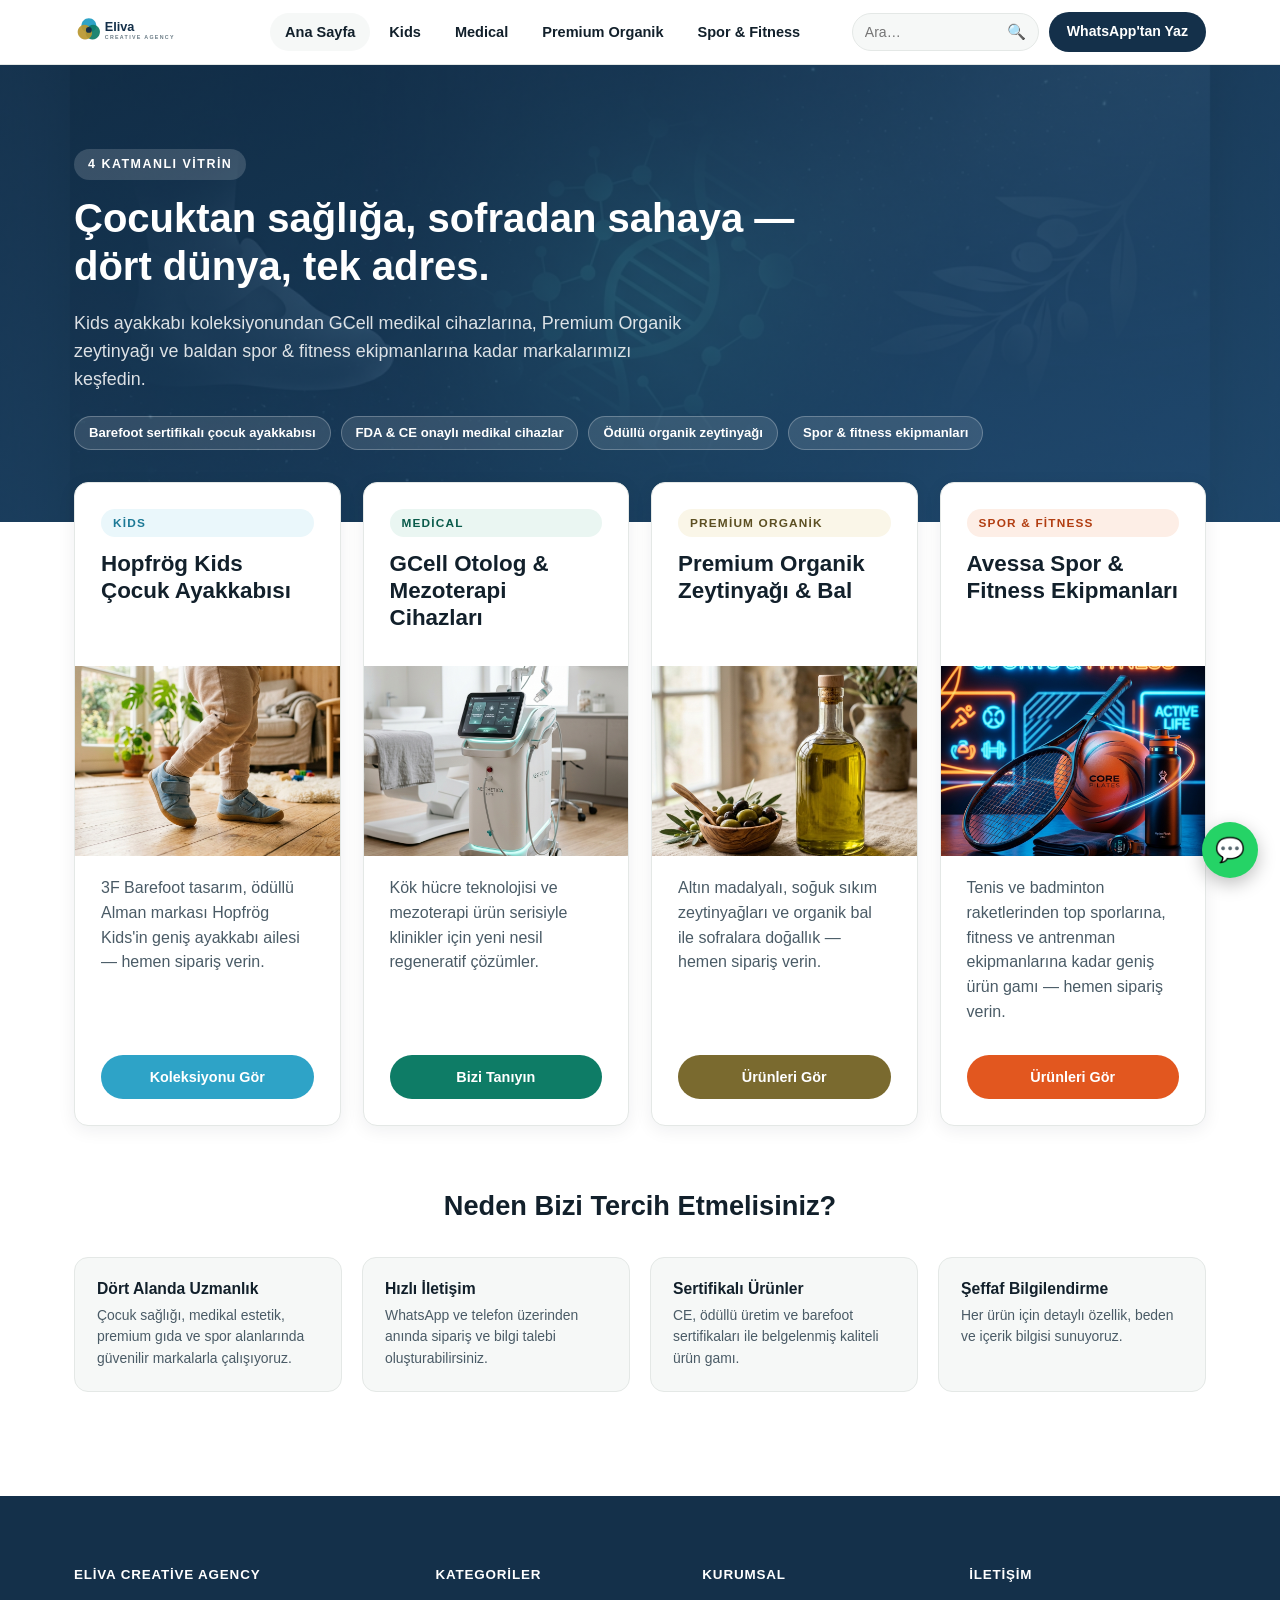
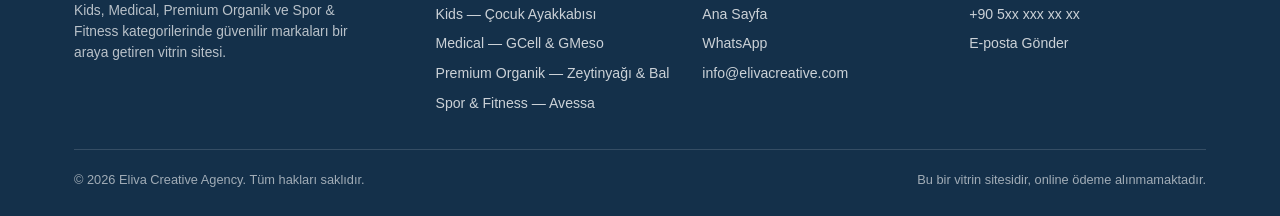
<file: index.html>
<!DOCTYPE html>
<html lang="tr">
<head>
<meta charset="UTF-8">
<meta name="viewport" content="width=device-width, initial-scale=1.0">
<title>Eliva Creative Agency | Ana Sayfa</title>
<meta name="description" content="Çocuk ayakkabısı, medikal estetik cihazları ve premium organik gıda ürünlerini bir arada sunan vitrin sitesi.">
<link rel="icon" href="assets/img/mark.svg" type="image/svg+xml">
<link rel="stylesheet" href="assets/style.css">
</head>
<body>

<header class="site-header">
  <div class="nav-wrap">
    <a href="index.html" class="logo"><img src="assets/img/logo.svg" alt="Eliva Creative Agency" height="34"></a>
    <nav class="main-nav" id="main-nav">
      <a href="index.html" class="active">Ana Sayfa</a>
      <a href="kids.html">Kids</a>
      <a href="medical.html">Medical</a>
      <a href="premium.html">Premium Organik</a>
      <a href="spor.html">Spor &amp; Fitness</a>
    </nav>
    <div class="nav-right">
      <a class="nav-cta" href="#" data-wa-generic target="_blank" rel="noopener">WhatsApp'tan Yaz</a>
      <button class="hamburger" aria-label="Menü" id="hamburger"><span></span><span></span><span></span></button>
    </div>
  </div>
  <nav class="nav-drawer" id="nav-drawer">
    <a href="index.html" class="active">Ana Sayfa</a>
    <a href="kids.html">Kids</a>
    <a href="medical.html">Medical</a>
    <a href="premium.html">Premium Organik</a>
    <a href="spor.html">Spor &amp; Fitness</a>
    <a href="#" class="drawer-cta" data-wa-generic target="_blank" rel="noopener">💬 WhatsApp'tan Yaz</a>
  </nav>
</header>

<section class="hero">
  <div class="container">
    <span class="eyebrow" style="background:rgba(255,255,255,.16); color:#fff;">4 KATMANLI VİTRİN</span>
    <h1>Çocuktan sağlığa, sofradan sahaya — dört dünya, tek adres.</h1>
    <p class="lead">Kids ayakkabı koleksiyonundan GCell medikal cihazlarına, Premium Organik zeytinyağı ve baldan spor &amp; fitness ekipmanlarına kadar markalarımızı keşfedin.</p>
    <div class="hero-badges">
      <a href="kids.html">Barefoot sertifikalı çocuk ayakkabısı</a>
      <a href="medical.html">FDA &amp; CE onaylı medikal cihazlar</a>
      <a href="premium.html">Ödüllü organik zeytinyağı</a>
      <a href="spor.html">Spor &amp; fitness ekipmanları</a>
    </div>
  </div>
</section>

<div class="container">
  <div class="cat-grid">

    <div class="cat-card kids">
      <div class="cat-top">
        <span class="cat-tag">Kids</span>
        <h3>Hopfrög Kids Çocuk Ayakkabısı</h3>
      </div>
      <div class="cat-img"><img src="assets/img/bg/lifestyle-kids.jpg" alt="Hopfrög Kids"></div>
      <div class="cat-body">
        <p>3F Barefoot tasarım, ödüllü Alman markası Hopfrög Kids'in geniş ayakkabı ailesi — hemen sipariş verin.</p>
        <a href="kids.html" class="btn btn-kids btn-block">Koleksiyonu Gör</a>
      </div>
    </div>

    <div class="cat-card medical">
      <div class="cat-top">
        <span class="cat-tag">Medical</span>
        <h3>GCell Otolog &amp; Mezoterapi Cihazları</h3>
      </div>
      <div class="cat-img"><img src="assets/img/bg/medical_device_card.png" alt="GCell Cihazları"></div>
      <div class="cat-body">
        <p>Kök hücre teknolojisi ve mezoterapi ürün serisiyle klinikler için yeni nesil regeneratif çözümler.</p>
        <a href="medical.html" class="btn btn-medical btn-block">Bizi Tanıyın</a>
      </div>
    </div>

    <div class="cat-card premium">
      <div class="cat-top">
        <span class="cat-tag">Premium Organik</span>
        <h3>Premium Organik Zeytinyağı &amp; Bal</h3>
      </div>
      <div class="cat-img"><img src="assets/img/bg/lifestyle-premium.jpg" alt="Premium zeytinyağı" style="object-fit:cover;width:100%;height:100%;"></div>
      <div class="cat-body">
        <p>Altın madalyalı, soğuk sıkım zeytinyağları ve organik bal ile sofralara doğallık — hemen sipariş verin.</p>
        <a href="premium.html" class="btn btn-premium btn-block">Ürünleri Gör</a>
      </div>
    </div>

    <div class="cat-card spor">
      <div class="cat-top">
        <span class="cat-tag">Spor &amp; Fitness</span>
        <h3>Avessa Spor &amp; Fitness Ekipmanları</h3>
      </div>
      <div class="cat-img"><img src="assets/img/bg/lifestyle-spor.png" alt="Spor ekipmanları" style="object-fit:cover;width:100%;height:100%;"></div>
      <div class="cat-body">
        <p>Tenis ve badminton raketlerinden top sporlarına, fitness ve antrenman ekipmanlarına kadar geniş ürün gamı — hemen sipariş verin.</p>
        <a href="spor.html" class="btn btn-spor btn-block">Ürünleri Gör</a>
      </div>
    </div>

  </div>
</div>

<section class="section">
  <div class="container">
    <div class="section-head center" style="margin:0 auto 34px;">
      <h2>Neden Bizi Tercih Etmelisiniz?</h2>
    </div>
    <div class="feature-strip">
      <div class="f">
        <h4>Dört Alanda Uzmanlık</h4>
        <p>Çocuk sağlığı, medikal estetik, premium gıda ve spor alanlarında güvenilir markalarla çalışıyoruz.</p>
      </div>
      <div class="f">
        <h4>Hızlı İletişim</h4>
        <p>WhatsApp ve telefon üzerinden anında sipariş ve bilgi talebi oluşturabilirsiniz.</p>
      </div>
      <div class="f">
        <h4>Sertifikalı Ürünler</h4>
        <p>CE, ödüllü üretim ve barefoot sertifikaları ile belgelenmiş kaliteli ürün gamı.</p>
      </div>
      <div class="f">
        <h4>Şeffaf Bilgilendirme</h4>
        <p>Her ürün için detaylı özellik, beden ve içerik bilgisi sunuyoruz.</p>
      </div>
    </div>
  </div>
</section>

<footer class="site-footer" id="footer-placeholder"></footer>

<a class="wa-float" href="#" data-wa-generic target="_blank" rel="noopener" title="WhatsApp'tan yazın">💬</a>

<script src="assets/config.js"></script>
<script src="assets/main.js"></script>
<script src="assets/footer.js"></script>
</body>
</html>
</file>
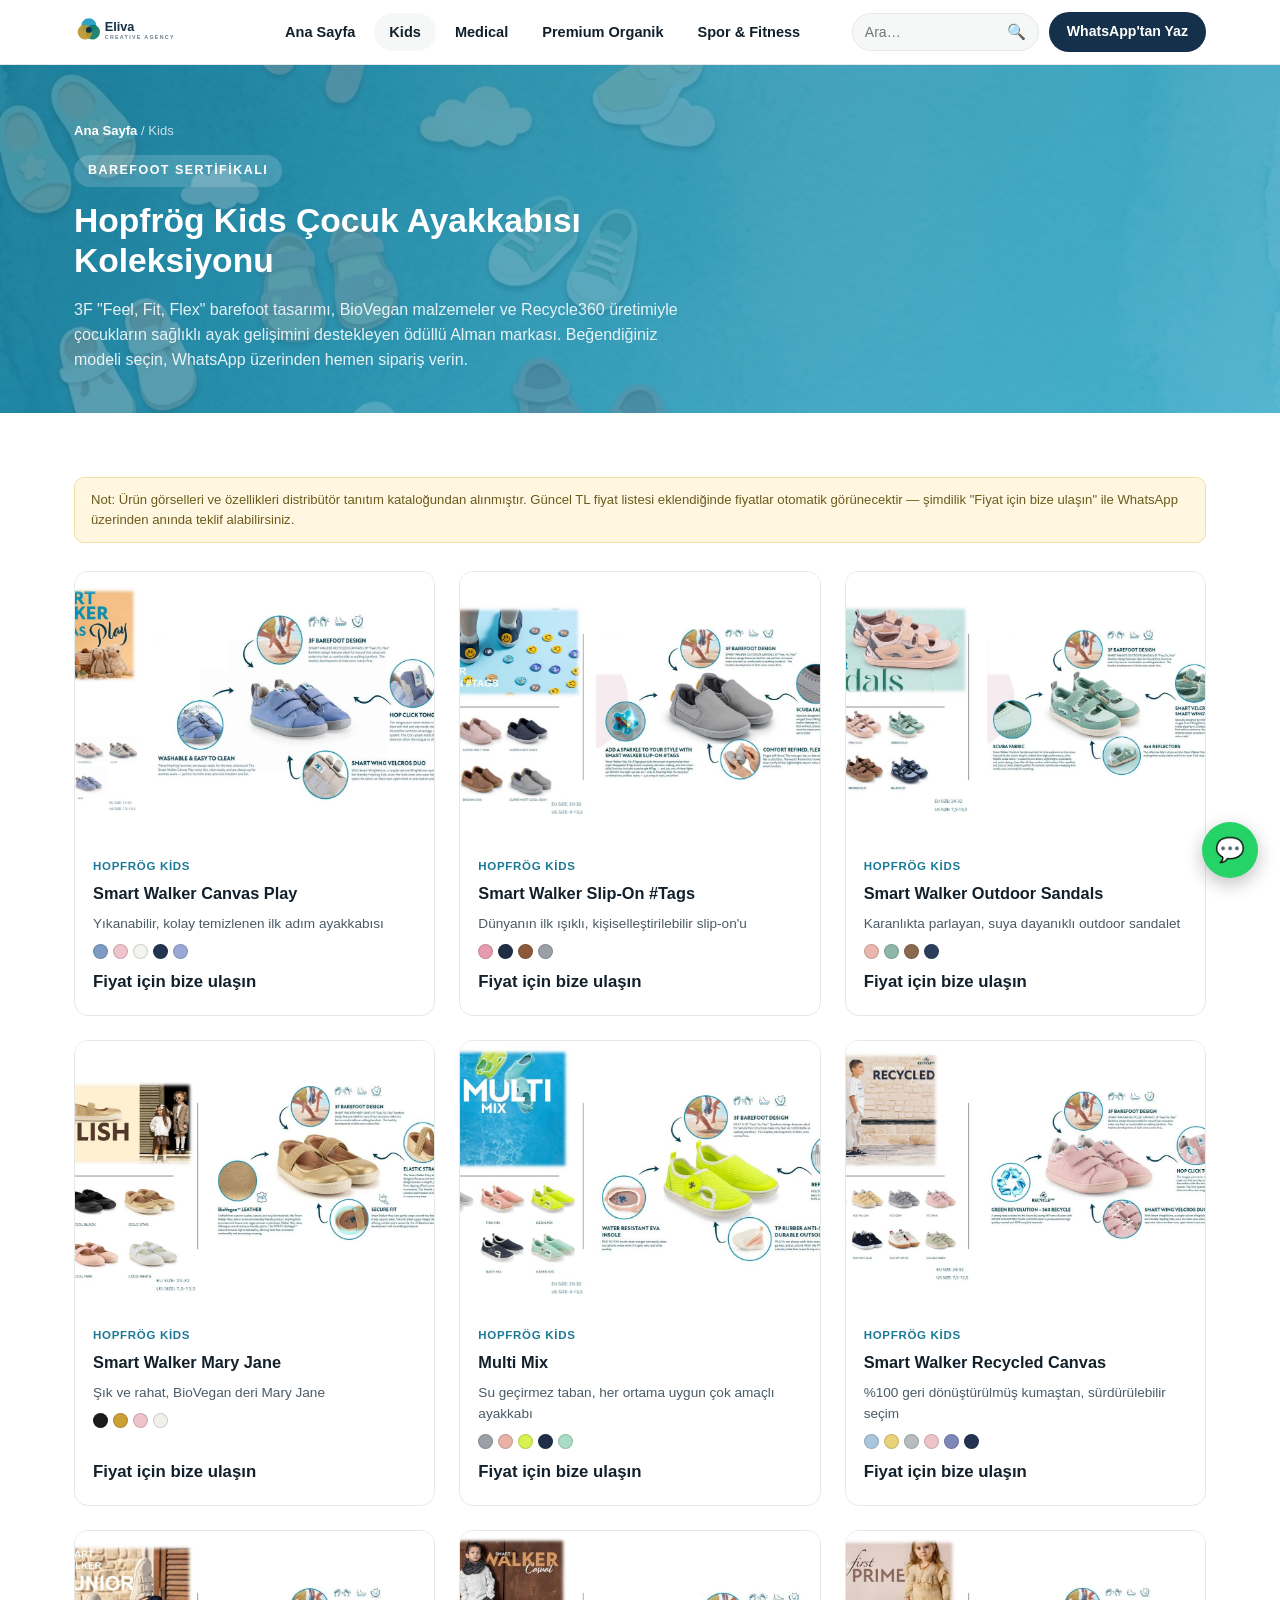
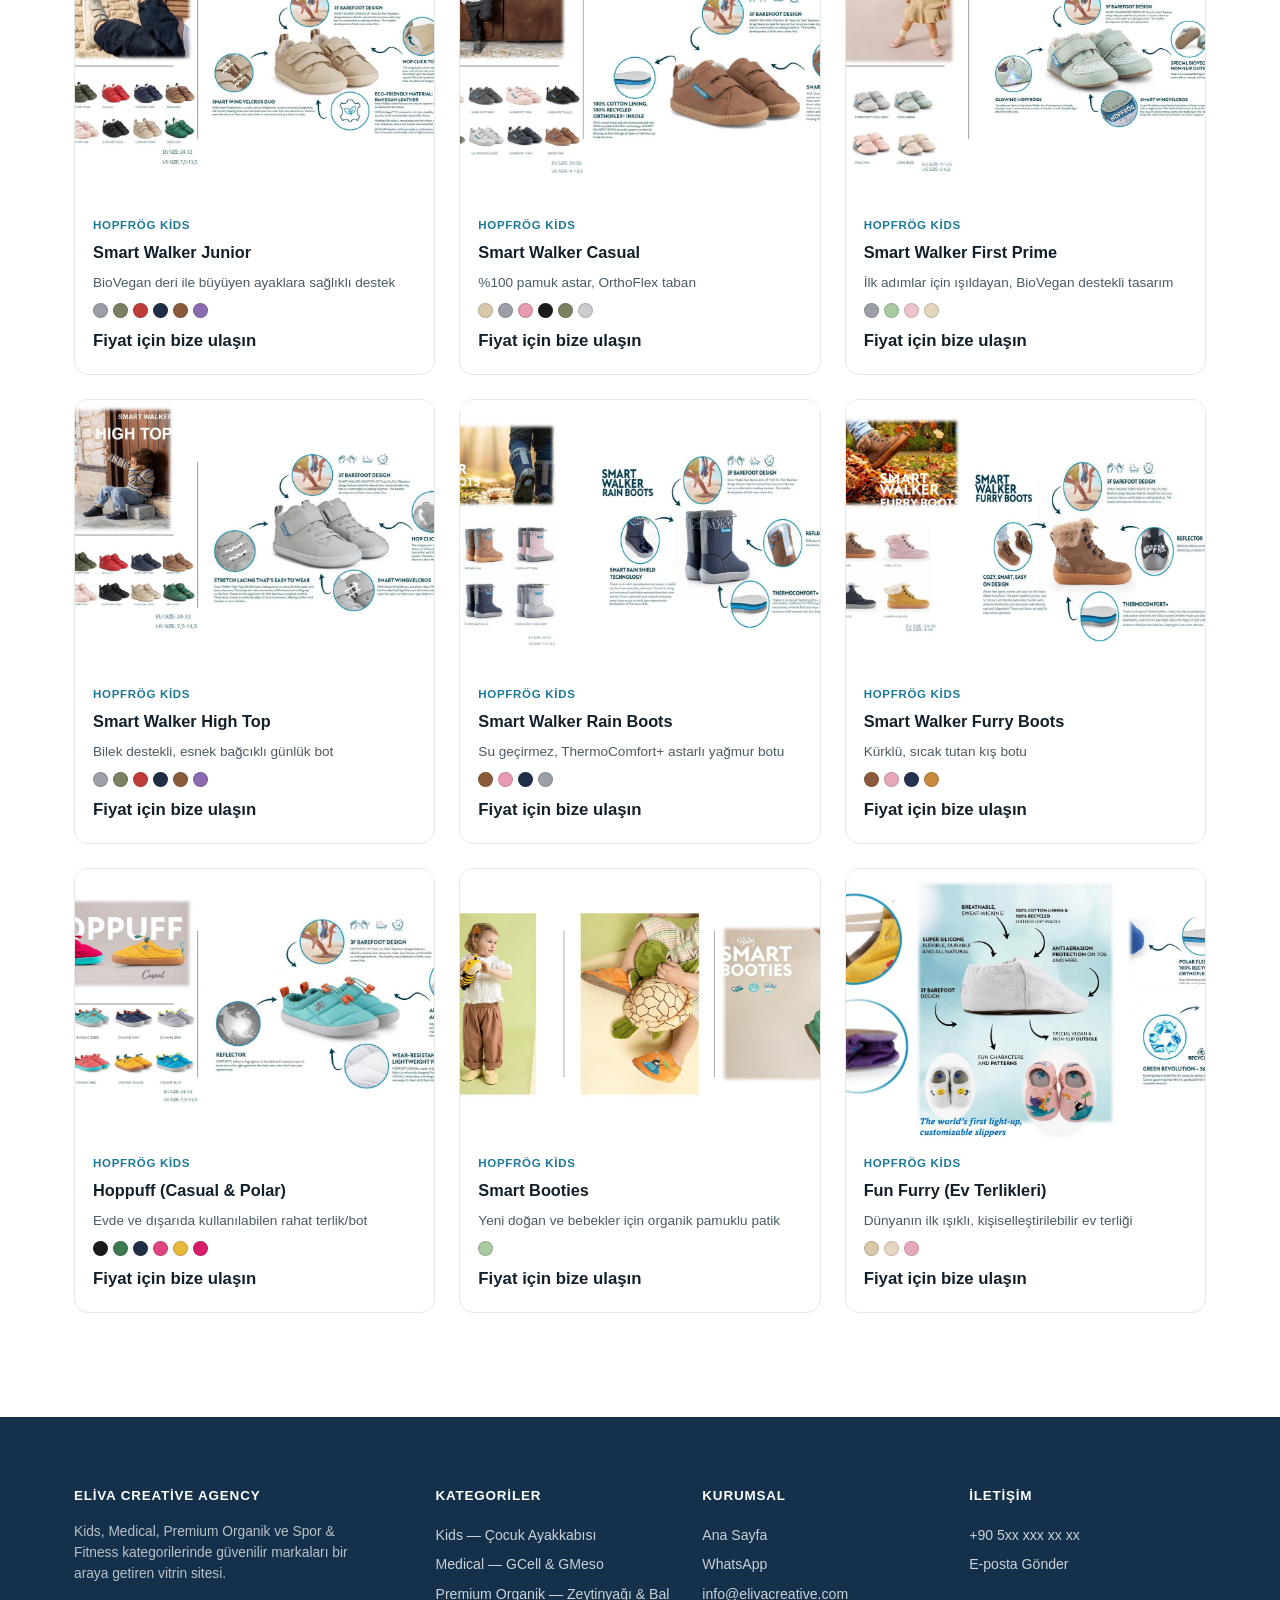
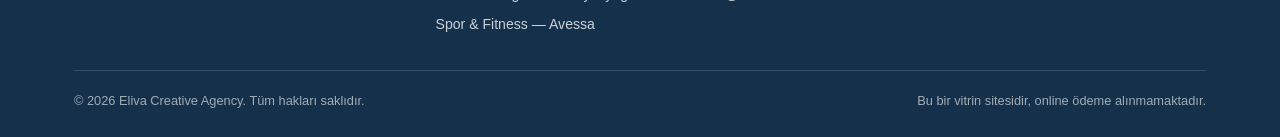
<file: kids.html>
<!DOCTYPE html>
<html lang="tr">
<head>
<meta charset="UTF-8">
<meta name="viewport" content="width=device-width, initial-scale=1.0">
<title>Kids | Eliva Creative Agency</title>
<meta name="description" content="Hopfrög Kids barefoot çocuk ayakkabısı koleksiyonu. Renk ve beden seçenekleriyle hemen sipariş verin.">
<link rel="icon" href="assets/img/mark.svg" type="image/svg+xml">
<link rel="stylesheet" href="assets/style.css">
</head>
<body>

<header class="site-header">
  <div class="nav-wrap">
    <a href="index.html" class="logo"><img src="assets/img/logo.svg" alt="Eliva Creative Agency" height="34"></a>
    <nav class="main-nav" id="main-nav">
      <a href="index.html">Ana Sayfa</a>
      <a href="kids.html" class="active">Kids</a>
      <a href="medical.html">Medical</a>
      <a href="premium.html">Premium Organik</a>
      <a href="spor.html">Spor &amp; Fitness</a>
    </nav>
    <div class="nav-right">
      <a class="nav-cta" href="#" data-wa-generic target="_blank" rel="noopener">WhatsApp'tan Yaz</a>
      <button class="hamburger" aria-label="Menü" id="hamburger"><span></span><span></span><span></span></button>
    </div>
  </div>
  <nav class="nav-drawer" id="nav-drawer">
    <a href="index.html">Ana Sayfa</a>
    <a href="kids.html" class="active">Kids</a>
    <a href="medical.html">Medical</a>
    <a href="premium.html">Premium Organik</a>
    <a href="spor.html">Spor &amp; Fitness</a>
    <a href="#" class="drawer-cta" data-wa-generic target="_blank" rel="noopener">💬 WhatsApp'tan Yaz</a>
  </nav>
</header>

<section class="page-hero kids">
  <div class="container">
    <div class="breadcrumb"><a href="index.html">Ana Sayfa</a> / Kids</div>
    <span class="eyebrow">Barefoot Sertifikalı</span>
    <h1>Hopfrög Kids Çocuk Ayakkabısı Koleksiyonu</h1>
    <p>3F "Feel, Fit, Flex" barefoot tasarımı, BioVegan malzemeler ve Recycle360 üretimiyle çocukların sağlıklı ayak gelişimini destekleyen ödüllü Alman markası. Beğendiğiniz modeli seçin, WhatsApp üzerinden hemen sipariş verin.</p>
  </div>
</section>

<section class="section">
  <div class="container">
    <div class="disclaimer-strip">
      Not: Ürün görselleri ve özellikleri distribütör tanıtım kataloğundan alınmıştır. Güncel TL fiyat listesi eklendiğinde fiyatlar otomatik görünecektir — şimdilik "Fiyat için bize ulaşın" ile WhatsApp üzerinden anında teklif alabilirsiniz.
    </div>
    <div class="product-grid" id="kids-grid"></div>
  </div>
</section>

<footer class="site-footer" id="footer-placeholder"></footer>
<a class="wa-float" href="#" data-wa-generic target="_blank" rel="noopener" title="WhatsApp'tan yazın">💬</a>

<script src="assets/config.js"></script>
<script src="assets/data-kids.js"></script>
<script src="assets/main.js"></script>
<script src="assets/footer.js"></script>
<script>
  const grid = document.getElementById("kids-grid");
  grid.innerHTML = KIDS_PRODUCTS.map(p => `
    <a class="product-card" href="product-kids.html?id=${p.id}">
      <div class="thumb"><img src="${p.image}" alt="${p.name}" loading="lazy"></div>
      <div class="body">
        <span class="fam" style="color:var(--kids-dark);">Hopfrög Kids</span>
        <h4>${p.name}</h4>
        <p class="desc">${p.tagline}</p>
        <div class="swatches">
          ${p.colors.slice(0,6).map(c => `<span class="swatch" style="background:${c.hex}" title="${c.name}"></span>`).join("")}
        </div>
        <div class="price">${formatTRY(p.price)}</div>
      </div>
    </a>
  `).join("");
</script>
</body>
</html>
</file>
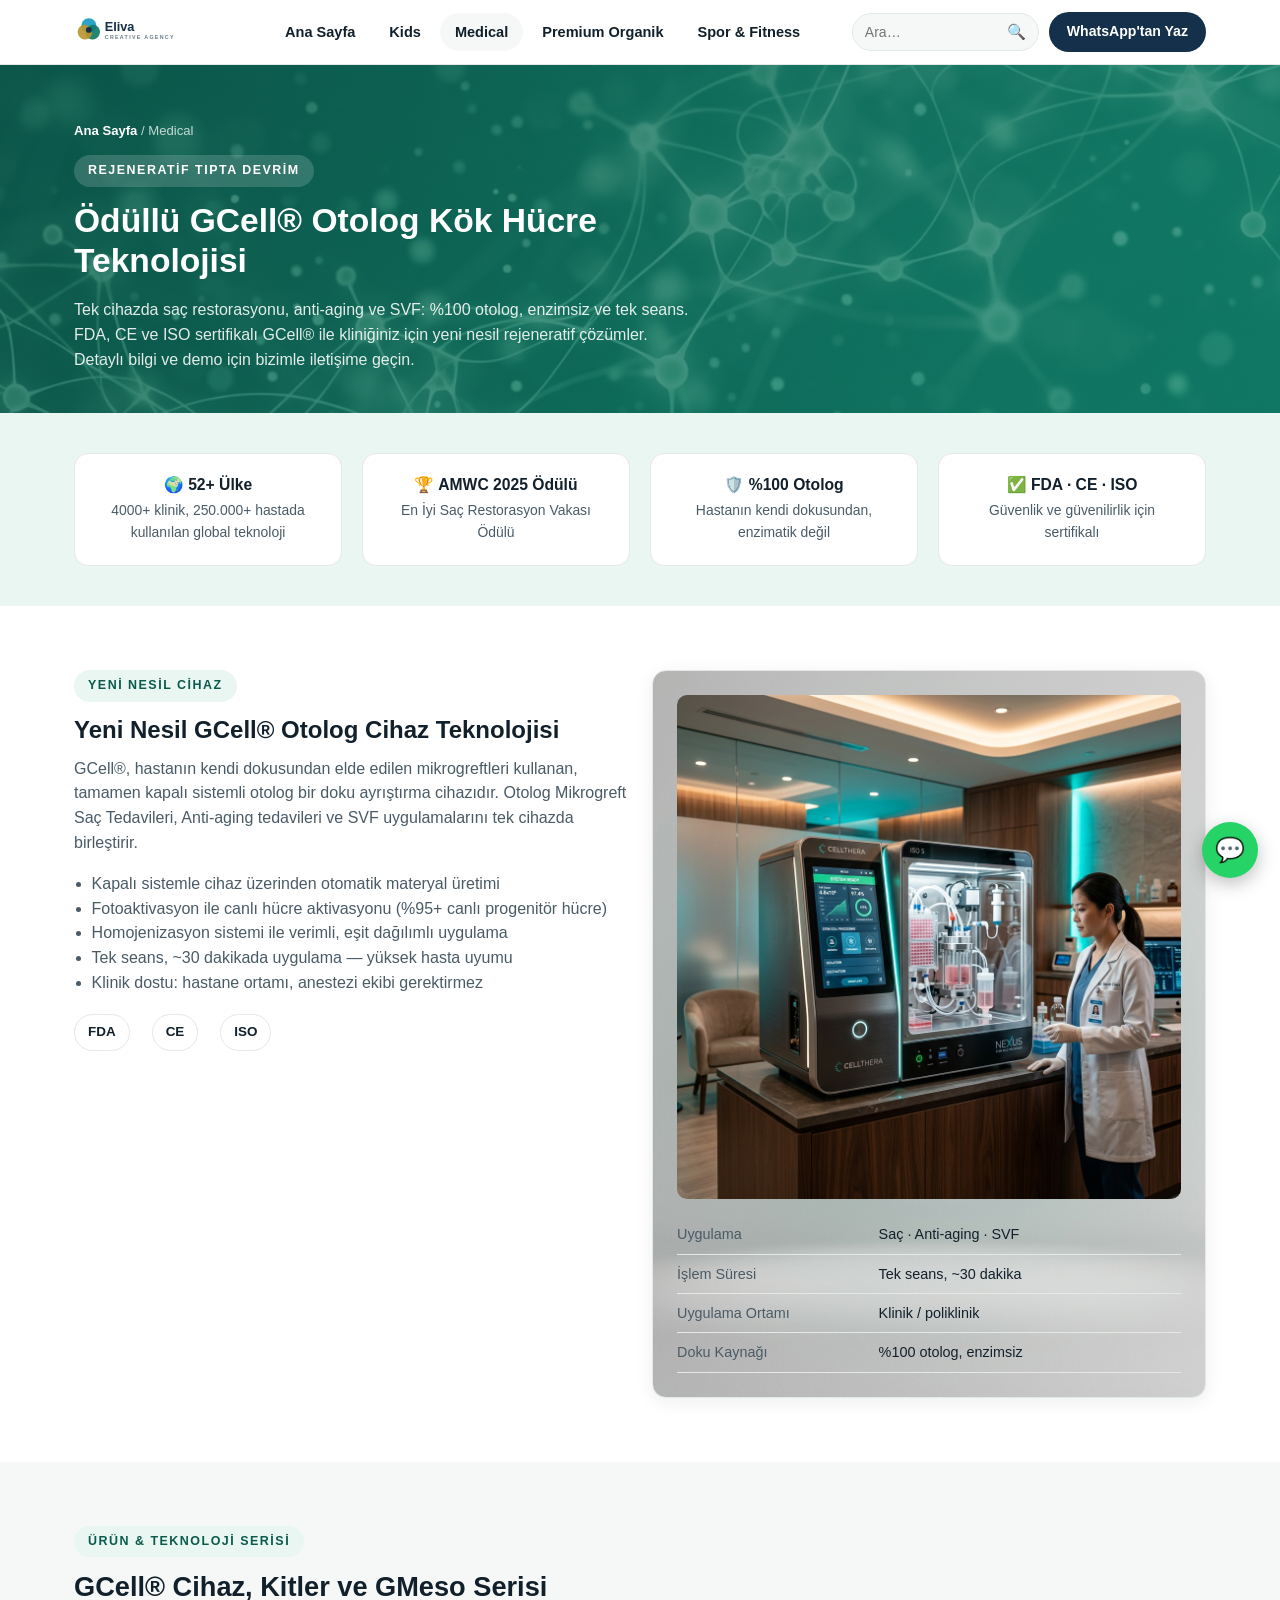
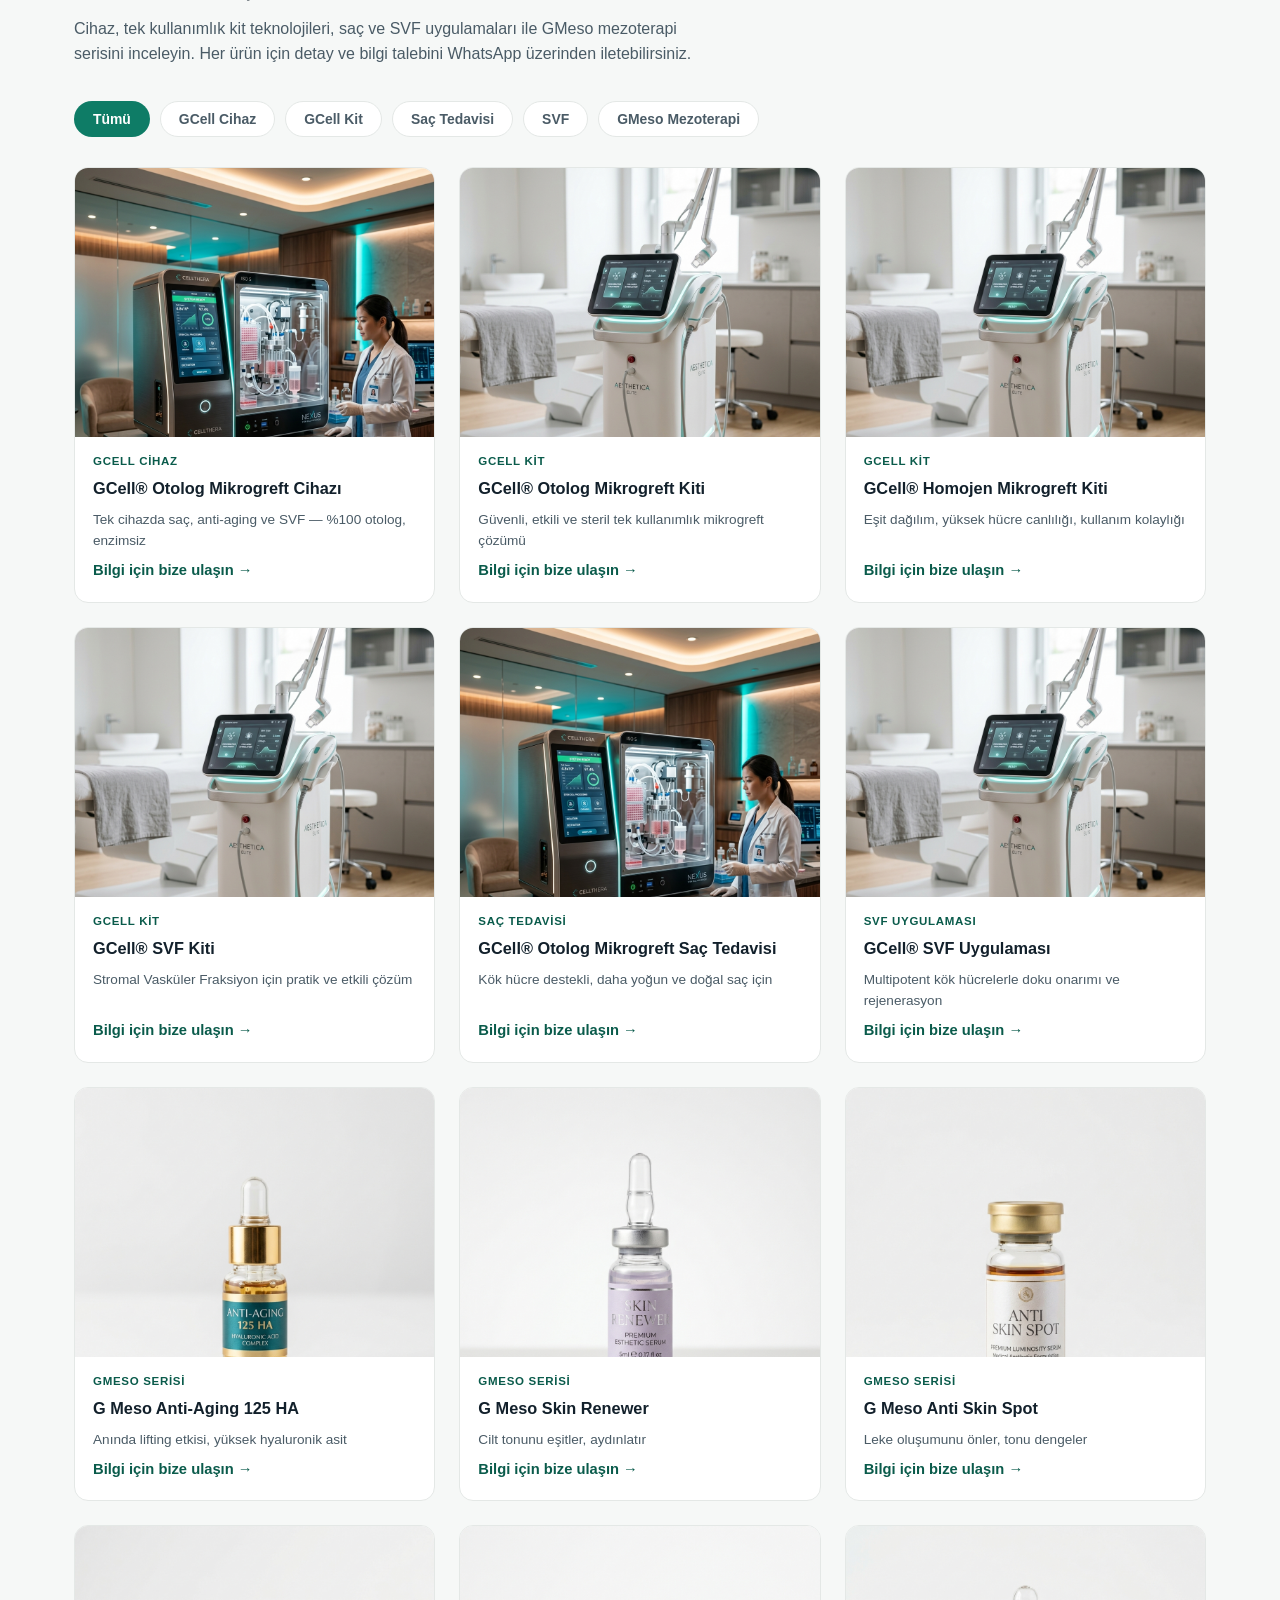
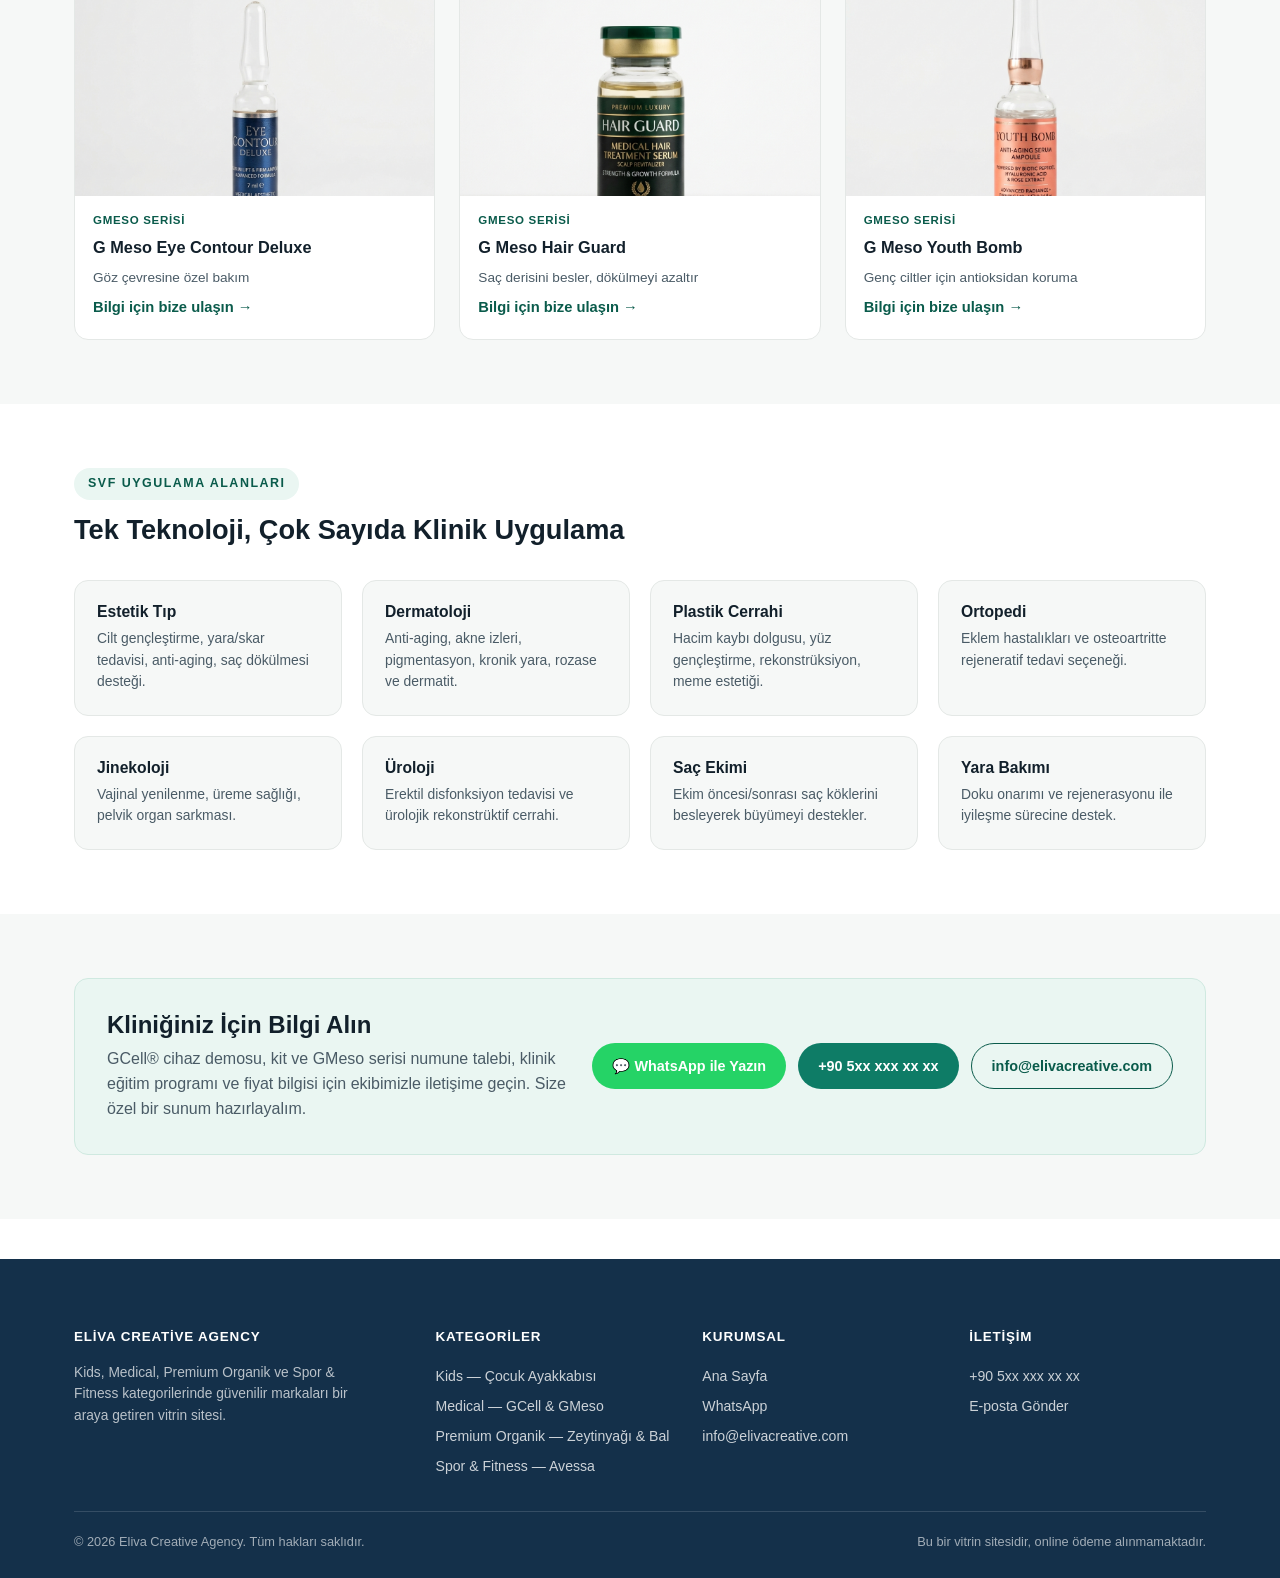
<file: medical.html>
<!DOCTYPE html>
<html lang="tr">
<head>
<meta charset="UTF-8">
<meta name="viewport" content="width=device-width, initial-scale=1.0">
<title>Medical | Eliva Creative Agency</title>
<meta name="description" content="Ödüllü GCell® otolog mikrogreft kök hücre teknolojisi: cihaz, kitler, saç tedavisi, SVF uygulamaları ve GMeso mezoterapi serisi. Kliniğiniz için bilgi alın.">
<link rel="icon" href="assets/img/mark.svg" type="image/svg+xml">
<link rel="stylesheet" href="assets/style.css">
</head>
<body>

<header class="site-header">
  <div class="nav-wrap">
    <a href="index.html" class="logo"><img src="assets/img/logo.svg" alt="Eliva Creative Agency" height="34"></a>
    <nav class="main-nav" id="main-nav">
      <a href="index.html">Ana Sayfa</a>
      <a href="kids.html">Kids</a>
      <a href="medical.html" class="active">Medical</a>
      <a href="premium.html">Premium Organik</a>
      <a href="spor.html">Spor &amp; Fitness</a>
    </nav>
    <div class="nav-right">
      <a class="nav-cta" href="#" data-wa-generic target="_blank" rel="noopener">WhatsApp'tan Yaz</a>
      <button class="hamburger" aria-label="Menü" id="hamburger"><span></span><span></span><span></span></button>
    </div>
  </div>
  <nav class="nav-drawer" id="nav-drawer">
    <a href="index.html">Ana Sayfa</a>
    <a href="kids.html">Kids</a>
    <a href="medical.html" class="active">Medical</a>
    <a href="premium.html">Premium Organik</a>
    <a href="spor.html">Spor &amp; Fitness</a>
    <a href="#" class="drawer-cta" data-wa-generic target="_blank" rel="noopener">💬 WhatsApp'tan Yaz</a>
  </nav>
</header>

<section class="page-hero medical">
  <div class="container">
    <div class="breadcrumb"><a href="index.html">Ana Sayfa</a> / Medical</div>
    <span class="eyebrow">Rejeneratif Tıpta Devrim</span>
    <h1>Ödüllü GCell® Otolog Kök Hücre Teknolojisi</h1>
    <p>Tek cihazda saç restorasyonu, anti-aging ve SVF: %100 otolog, enzimsiz ve tek seans. FDA, CE ve ISO sertifikalı GCell® ile kliniğiniz için yeni nesil rejeneratif çözümler. Detaylı bilgi ve demo için bizimle iletişime geçin.</p>
  </div>
</section>

<section class="section-tight" style="background:var(--medical-bg);">
  <div class="container">
    <div class="feature-strip" style="text-align:center;">
      <div class="f" style="background:#fff;">
        <h4>🌍 52+ Ülke</h4>
        <p>4000+ klinik, 250.000+ hastada kullanılan global teknoloji</p>
      </div>
      <div class="f" style="background:#fff;">
        <h4>🏆 AMWC 2025 Ödülü</h4>
        <p>En İyi Saç Restorasyon Vakası Ödülü</p>
      </div>
      <div class="f" style="background:#fff;">
        <h4>🛡️ %100 Otolog</h4>
        <p>Hastanın kendi dokusundan, enzimatik değil</p>
      </div>
      <div class="f" style="background:#fff;">
        <h4>✅ FDA · CE · ISO</h4>
        <p>Güvenlik ve güvenilirlik için sertifikalı</p>
      </div>
    </div>
  </div>
</section>

<section class="section">
  <div class="container">
    <div class="two-col">
      <div>
        <span class="eyebrow" style="background:var(--medical-bg); color:var(--medical-dark);">Yeni Nesil Cihaz</span>
        <h2>Yeni Nesil GCell® Otolog Cihaz Teknolojisi</h2>
        <p>GCell®, hastanın kendi dokusundan elde edilen mikrogreftleri kullanan, tamamen kapalı sistemli otolog bir doku ayrıştırma cihazıdır. Otolog Mikrogreft Saç Tedavileri, Anti-aging tedavileri ve SVF uygulamalarını tek cihazda birleştirir.</p>
        <ul>
          <li>Kapalı sistemle cihaz üzerinden otomatik materyal üretimi</li>
          <li>Fotoaktivasyon ile canlı hücre aktivasyonu (%95+ canlı progenitör hücre)</li>
          <li>Homojenizasyon sistemi ile verimli, eşit dağılımlı uygulama</li>
          <li>Tek seans, ~30 dakikada uygulama — yüksek hasta uyumu</li>
          <li>Klinik dostu: hastane ortamı, anestezi ekibi gerektirmez</li>
        </ul>
        <div class="badge-row">
          <span class="opt-pill">FDA</span>
          <span class="opt-pill">CE</span>
          <span class="opt-pill">ISO</span>
        </div>
      </div>
      <div class="info-card">
        <img src="assets/img/bg/medical_device_main.png" alt="GCell Otolog Cihaz" style="border-radius:10px; margin-bottom:16px;">
        <table class="spec-table">
          <tr><td>Uygulama</td><td>Saç · Anti-aging · SVF</td></tr>
          <tr><td>İşlem Süresi</td><td>Tek seans, ~30 dakika</td></tr>
          <tr><td>Uygulama Ortamı</td><td>Klinik / poliklinik</td></tr>
          <tr><td>Doku Kaynağı</td><td>%100 otolog, enzimsiz</td></tr>
        </table>
      </div>
    </div>
  </div>
</section>

<section class="section" style="background:var(--bg-soft);">
  <div class="container">
    <div class="section-head">
      <span class="eyebrow" style="background:var(--medical-bg); color:var(--medical-dark);">Ürün &amp; Teknoloji Serisi</span>
      <h2>GCell® Cihaz, Kitler ve GMeso Serisi</h2>
      <p>Cihaz, tek kullanımlık kit teknolojileri, saç ve SVF uygulamaları ile GMeso mezoterapi serisini inceleyin. Her ürün için detay ve bilgi talebini WhatsApp üzerinden iletebilirsiniz.</p>
    </div>
    <div class="tab-row" id="tabs" style="--accent:var(--medical);">
      <button class="tab-btn active" data-cat="all">Tümü</button>
      <button class="tab-btn" data-cat="cihaz">GCell Cihaz</button>
      <button class="tab-btn" data-cat="kit">GCell Kit</button>
      <button class="tab-btn" data-cat="sac">Saç Tedavisi</button>
      <button class="tab-btn" data-cat="svf">SVF</button>
      <button class="tab-btn" data-cat="mezoterapi">GMeso Mezoterapi</button>
    </div>
    <div class="product-grid" id="medical-grid"></div>
  </div>
</section>

<section class="section">
  <div class="container">
    <div class="section-head" style="max-width:720px;">
      <span class="eyebrow" style="background:var(--medical-bg); color:var(--medical-dark);">SVF Uygulama Alanları</span>
      <h2>Tek Teknoloji, Çok Sayıda Klinik Uygulama</h2>
    </div>
    <div class="feature-strip">
      <div class="f"><h4>Estetik Tıp</h4><p>Cilt gençleştirme, yara/skar tedavisi, anti-aging, saç dökülmesi desteği.</p></div>
      <div class="f"><h4>Dermatoloji</h4><p>Anti-aging, akne izleri, pigmentasyon, kronik yara, rozase ve dermatit.</p></div>
      <div class="f"><h4>Plastik Cerrahi</h4><p>Hacim kaybı dolgusu, yüz gençleştirme, rekonstrüksiyon, meme estetiği.</p></div>
      <div class="f"><h4>Ortopedi</h4><p>Eklem hastalıkları ve osteoartritte rejeneratif tedavi seçeneği.</p></div>
      <div class="f"><h4>Jinekoloji</h4><p>Vajinal yenilenme, üreme sağlığı, pelvik organ sarkması.</p></div>
      <div class="f"><h4>Üroloji</h4><p>Erektil disfonksiyon tedavisi ve ürolojik rekonstrüktif cerrahi.</p></div>
      <div class="f"><h4>Saç Ekimi</h4><p>Ekim öncesi/sonrası saç köklerini besleyerek büyümeyi destekler.</p></div>
      <div class="f"><h4>Yara Bakımı</h4><p>Doku onarımı ve rejenerasyonu ile iyileşme sürecine destek.</p></div>
    </div>
  </div>
</section>

<section class="section" style="background:var(--bg-soft);">
  <div class="container">
    <div class="contact-block">
      <div>
        <h2 style="margin-bottom:8px;">Kliniğiniz İçin Bilgi Alın</h2>
        <p style="margin:0;">GCell® cihaz demosu, kit ve GMeso serisi numune talebi, klinik eğitim programı ve fiyat bilgisi için ekibimizle iletişime geçin. Size özel bir sunum hazırlayalım.</p>
      </div>
      <div class="contact-actions">
        <a class="btn btn-whatsapp" id="med-wa" target="_blank" rel="noopener">💬 WhatsApp ile Yazın</a>
        <a class="btn btn-medical" data-tel data-tel-text>📞 Telefonla Arayın</a>
        <a class="btn btn-outline" style="color:var(--medical-dark);" data-mail data-mail-text>✉️ E-posta Gönderin</a>
      </div>
    </div>
  </div>
</section>

<footer class="site-footer" id="footer-placeholder"></footer>
<a class="wa-float" href="#" data-wa-generic target="_blank" rel="noopener" title="WhatsApp'tan yazın">💬</a>

<script src="assets/config.js"></script>
<script src="assets/data-medical.js"></script>
<script src="assets/main.js"></script>
<script src="assets/footer.js"></script>
<script>
  const grid = document.getElementById("medical-grid");

  function cardHtml(p) {
    const imgBlock = p.image
      ? `<img src="${p.image}" alt="${p.name}" loading="lazy">`
      : `<div style="width:100%;height:100%;display:flex;align-items:center;justify-content:center;background:var(--medical-bg);font-size:2.4rem;">🔬</div>`;
    return `
    <a class="product-card" href="product-medical.html?id=${p.id}">
      <div class="thumb">${imgBlock}</div>
      <div class="body">
        <span class="fam" style="color:var(--medical-dark);">${p.fam}</span>
        <h4>${p.name}</h4>
        <p class="desc">${p.tagline}</p>
        <div class="price" style="font-size:.92rem;color:var(--medical-dark);">Bilgi için bize ulaşın →</div>
      </div>
    </a>`;
  }

  function render(cat) {
    const list = cat === "all" ? MEDICAL_PRODUCTS : MEDICAL_PRODUCTS.filter(p => p.category === cat);
    grid.innerHTML = list.map(cardHtml).join("");
  }
  render("all");

  document.getElementById("tabs").addEventListener("click", (e) => {
    const btn = e.target.closest(".tab-btn");
    if (!btn) return;
    document.querySelectorAll(".tab-btn").forEach(b => b.classList.remove("active"));
    btn.classList.add("active");
    render(btn.dataset.cat);
  });

  document.getElementById("med-wa").href = waLink(SITE_CONFIG.waMessageMedical("GCell / GMeso ürünleri"));
</script>
</body>
</html>
</file>
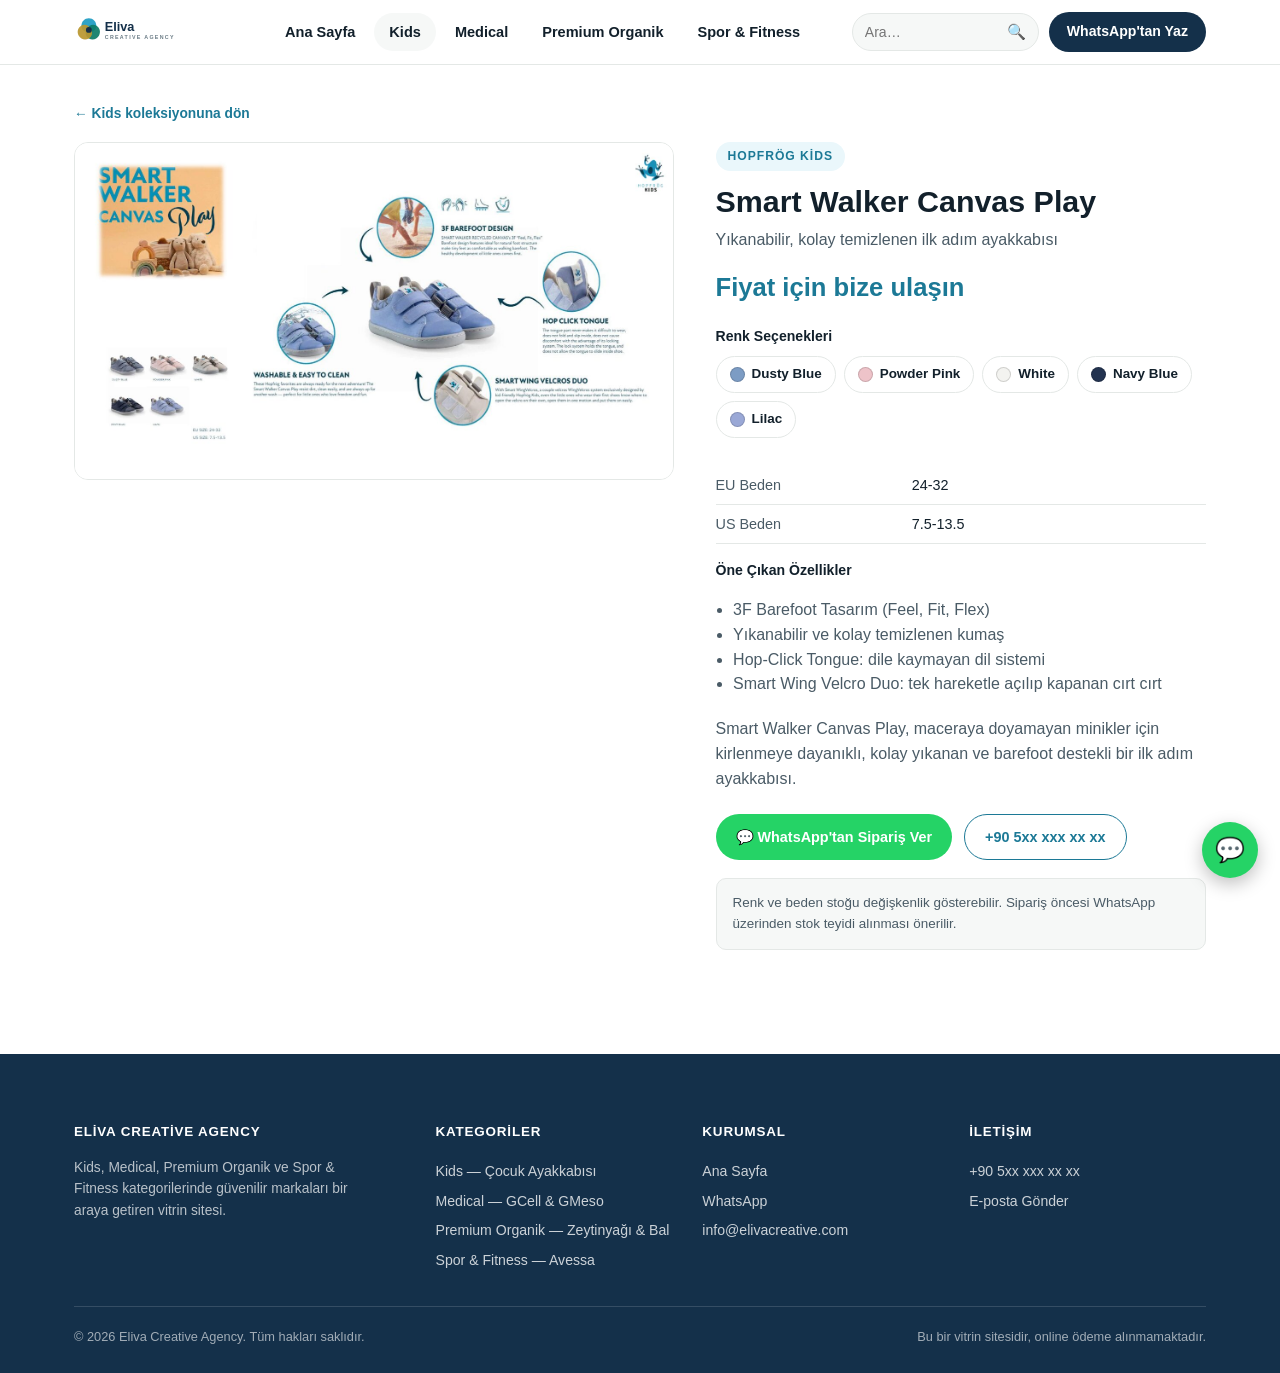
<file: product-kids.html>
<!DOCTYPE html>
<html lang="tr">
<head>
<meta charset="UTF-8">
<meta name="viewport" content="width=device-width, initial-scale=1.0">
<title id="page-title">Ürün Detayı | Kids</title>
<link rel="icon" href="assets/img/mark.svg" type="image/svg+xml">
<link rel="stylesheet" href="assets/style.css">
</head>
<body>

<header class="site-header">
  <div class="nav-wrap">
    <a href="index.html" class="logo"><img src="assets/img/logo.svg" alt="Eliva Creative Agency" height="34"></a>
    <nav class="main-nav" id="main-nav">
      <a href="index.html">Ana Sayfa</a>
      <a href="kids.html" class="active">Kids</a>
      <a href="medical.html">Medical</a>
      <a href="premium.html">Premium Organik</a>
      <a href="spor.html">Spor &amp; Fitness</a>
    </nav>
    <div class="nav-right">
      <a class="nav-cta" href="#" data-wa-generic target="_blank" rel="noopener">WhatsApp'tan Yaz</a>
      <button class="hamburger" aria-label="Menü" id="hamburger"><span></span><span></span><span></span></button>
    </div>
  </div>
  <nav class="nav-drawer" id="nav-drawer">
    <a href="index.html">Ana Sayfa</a>
    <a href="kids.html" class="active">Kids</a>
    <a href="medical.html">Medical</a>
    <a href="premium.html">Premium Organik</a>
    <a href="spor.html">Spor &amp; Fitness</a>
    <a href="#" class="drawer-cta" data-wa-generic target="_blank" rel="noopener">💬 WhatsApp'tan Yaz</a>
  </nav>
</header>

<section class="section" style="padding-top:36px;">
  <div class="container">
    <a href="kids.html" class="back-link" style="color:var(--kids-dark);">← Kids koleksiyonuna dön</a>
    <div id="detail-root"></div>
  </div>
</section>

<footer class="site-footer" id="footer-placeholder"></footer>
<a class="wa-float" href="#" data-wa-generic target="_blank" rel="noopener" title="WhatsApp'tan yazın">💬</a>

<script src="assets/config.js"></script>
<script src="assets/data-kids.js"></script>
<script src="assets/main.js"></script>
<script src="assets/footer.js"></script>
<script>
  const id = qs("id");
  const p = KIDS_PRODUCTS.find(x => x.id === id) || KIDS_PRODUCTS[0];
  document.getElementById("page-title").textContent = p.name + " | Kids";

  document.getElementById("detail-root").innerHTML = `
    <div class="detail-wrap">
      <div class="detail-img"><img src="${p.image}" alt="${p.name}"></div>
      <div class="detail-panel">
        <span class="fam-tag" style="background:var(--kids-bg); color:var(--kids-dark);">Hopfrög Kids</span>
        <h1>${p.name}</h1>
        <p class="muted">${p.tagline}</p>
        <div class="detail-price" style="color:var(--kids-dark);">${formatTRY(p.price)}</div>

        <div class="opt-block">
          <span class="opt-label">Renk Seçenekleri</span>
          ${p.colors.map(c => `<span class="opt-pill"><span class="swatch" style="background:${c.hex}"></span>${c.name}</span>`).join("")}
        </div>

        <table class="spec-table">
          <tr><td>EU Beden</td><td>${p.euSize}</td></tr>
          <tr><td>US Beden</td><td>${p.usSize}</td></tr>
        </table>

        <div class="opt-block" style="margin-top:16px;">
          <span class="opt-label">Öne Çıkan Özellikler</span>
          <ul>${p.features.map(f => `<li>${f}</li>`).join("")}</ul>
        </div>

        <p>${p.desc}</p>

        <div class="action-row">
          <a class="btn btn-whatsapp" id="wa-order" target="_blank" rel="noopener">💬 WhatsApp'tan Sipariş Ver</a>
          <a class="btn btn-outline" style="color:var(--kids-dark);" data-tel data-tel-text>Telefonla Ara</a>
        </div>

        <div class="note-box">Renk ve beden stoğu değişkenlik gösterebilir. Sipariş öncesi WhatsApp üzerinden stok teyidi alınması önerilir.</div>
      </div>
    </div>
  `;

  document.getElementById("wa-order").href = waLink(SITE_CONFIG.waMessage(p.name));
</script>
</body>
</html>
</file>
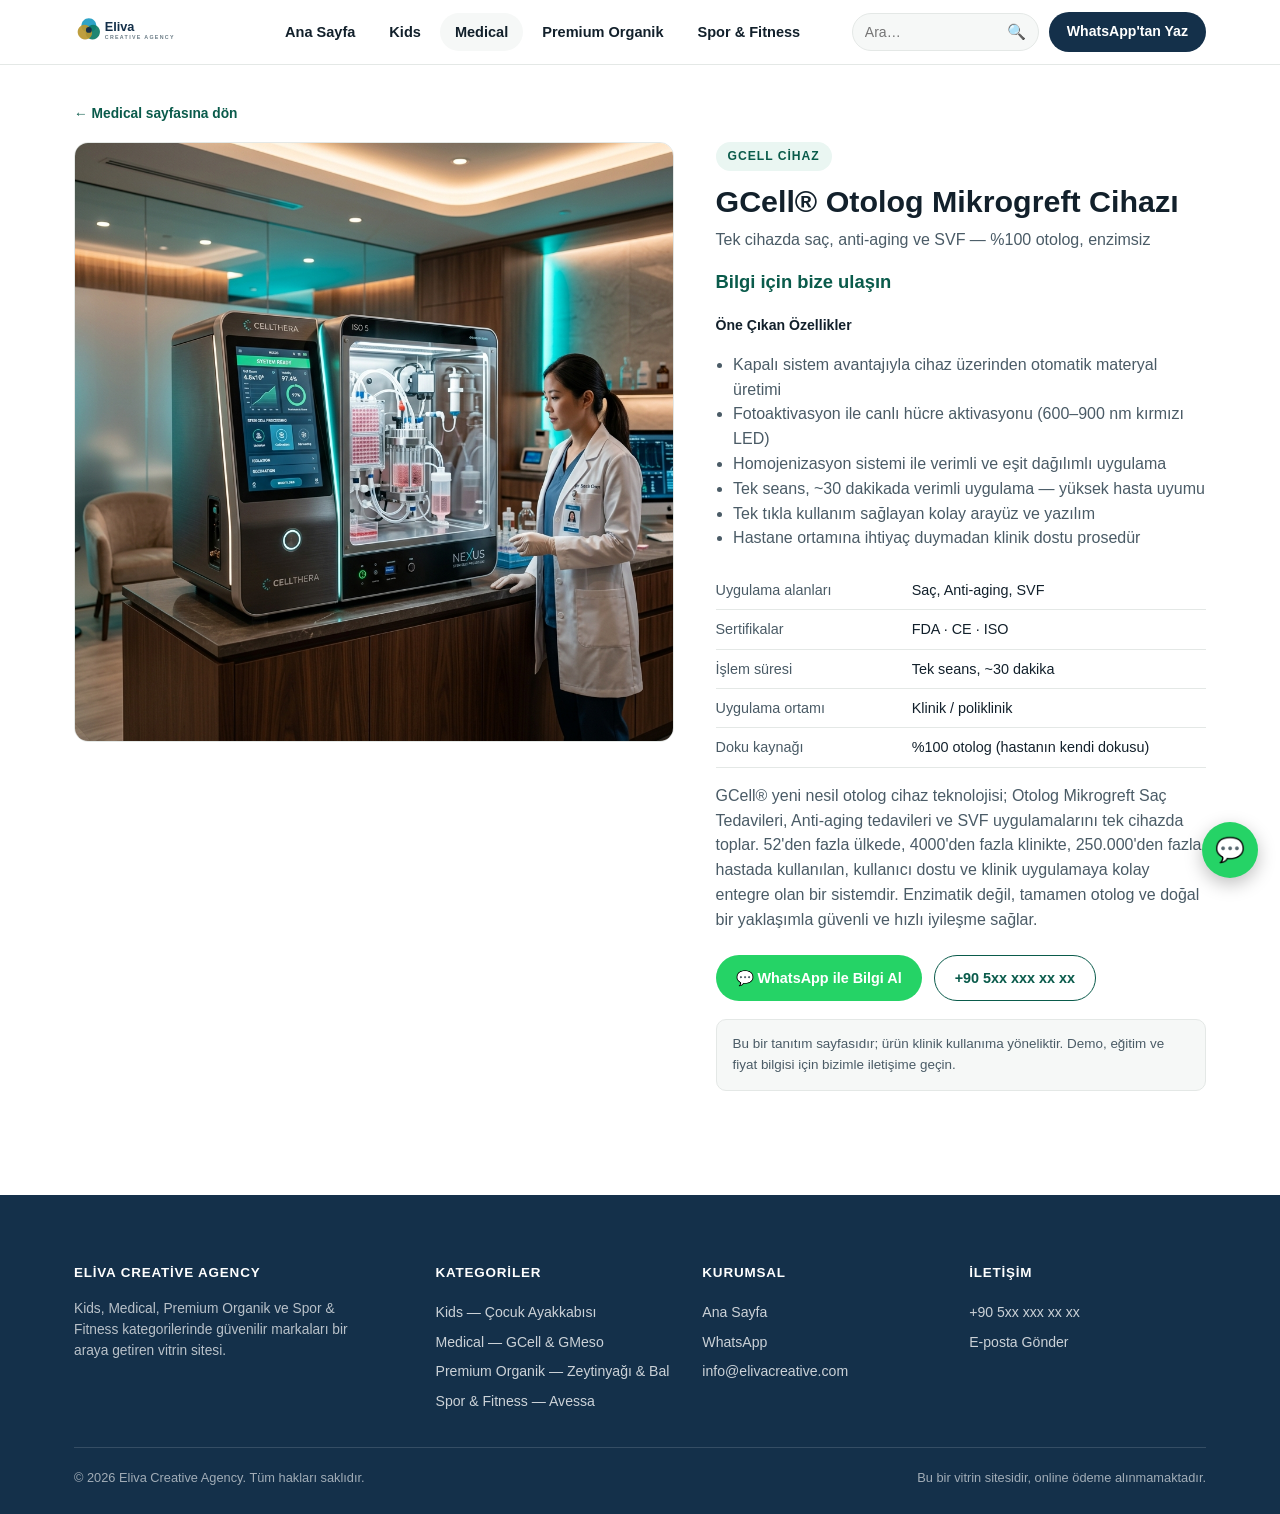
<file: product-medical.html>
<!DOCTYPE html>
<html lang="tr">
<head>
<meta charset="UTF-8">
<meta name="viewport" content="width=device-width, initial-scale=1.0">
<title id="page-title">Ürün Detayı | Medical</title>
<link rel="icon" href="assets/img/mark.svg" type="image/svg+xml">
<link rel="stylesheet" href="assets/style.css">
</head>
<body>

<header class="site-header">
  <div class="nav-wrap">
    <a href="index.html" class="logo"><img src="assets/img/logo.svg" alt="Eliva Creative Agency" height="34"></a>
    <nav class="main-nav" id="main-nav">
      <a href="index.html">Ana Sayfa</a>
      <a href="kids.html">Kids</a>
      <a href="medical.html" class="active">Medical</a>
      <a href="premium.html">Premium Organik</a>
      <a href="spor.html">Spor &amp; Fitness</a>
    </nav>
    <div class="nav-right">
      <a class="nav-cta" href="#" data-wa-generic target="_blank" rel="noopener">WhatsApp'tan Yaz</a>
      <button class="hamburger" aria-label="Menü" id="hamburger"><span></span><span></span><span></span></button>
    </div>
  </div>
  <nav class="nav-drawer" id="nav-drawer">
    <a href="index.html">Ana Sayfa</a>
    <a href="kids.html">Kids</a>
    <a href="medical.html" class="active">Medical</a>
    <a href="premium.html">Premium Organik</a>
    <a href="spor.html">Spor &amp; Fitness</a>
    <a href="#" class="drawer-cta" data-wa-generic target="_blank" rel="noopener">💬 WhatsApp'tan Yaz</a>
  </nav>
</header>

<section class="section" style="padding-top:36px;">
  <div class="container">
    <a href="medical.html" class="back-link" style="color:var(--medical-dark);">← Medical sayfasına dön</a>
    <div id="detail-root"></div>
  </div>
</section>

<footer class="site-footer" id="footer-placeholder"></footer>
<a class="wa-float" href="#" data-wa-generic target="_blank" rel="noopener" title="WhatsApp'tan yazın">💬</a>

<script src="assets/config.js"></script>
<script src="assets/data-medical.js"></script>
<script src="assets/main.js"></script>
<script src="assets/footer.js"></script>
<script>
  const id = qs("id");
  const p = MEDICAL_PRODUCTS.find(x => x.id === id) || MEDICAL_PRODUCTS[0];
  document.getElementById("page-title").textContent = p.name + " | Medical";

  const imgBlock = p.image
    ? `<img src="${p.image}" alt="${p.name}">`
    : `<div class="emoji-thumb" style="aspect-ratio:1/1;font-size:5rem;background:var(--medical-bg);">🔬</div>`;

  document.getElementById("detail-root").innerHTML = `
    <div class="detail-wrap">
      <div class="detail-img">${imgBlock}</div>
      <div class="detail-panel">
        <span class="fam-tag" style="background:var(--medical-bg); color:var(--medical-dark);">${p.fam}</span>
        <h1>${p.name}</h1>
        <p class="muted">${p.tagline}</p>
        <div class="detail-price" style="color:var(--medical-dark);font-size:1.15rem;">Bilgi için bize ulaşın</div>

        <div class="opt-block" style="margin-top:16px;">
          <span class="opt-label">Öne Çıkan Özellikler</span>
          <ul>${p.features.map(f => `<li>${f}</li>`).join("")}</ul>
        </div>

        <table class="spec-table">
          ${p.meta.map(m => `<tr><td>${m[0]}</td><td>${m[1]}</td></tr>`).join("")}
        </table>

        <p style="margin-top:16px;">${p.desc}</p>

        <div class="action-row">
          <a class="btn btn-whatsapp" id="wa-order" target="_blank" rel="noopener">💬 WhatsApp ile Bilgi Al</a>
          <a class="btn btn-outline" style="color:var(--medical-dark);" data-tel data-tel-text>Telefonla Ara</a>
        </div>

        <div class="note-box">Bu bir tanıtım sayfasıdır; ürün klinik kullanıma yöneliktir. Demo, eğitim ve fiyat bilgisi için bizimle iletişime geçin.</div>
      </div>
    </div>
  `;

  document.getElementById("wa-order").href = waLink(SITE_CONFIG.waMessageMedical(p.name));
</script>
</body>
</html>
</file>
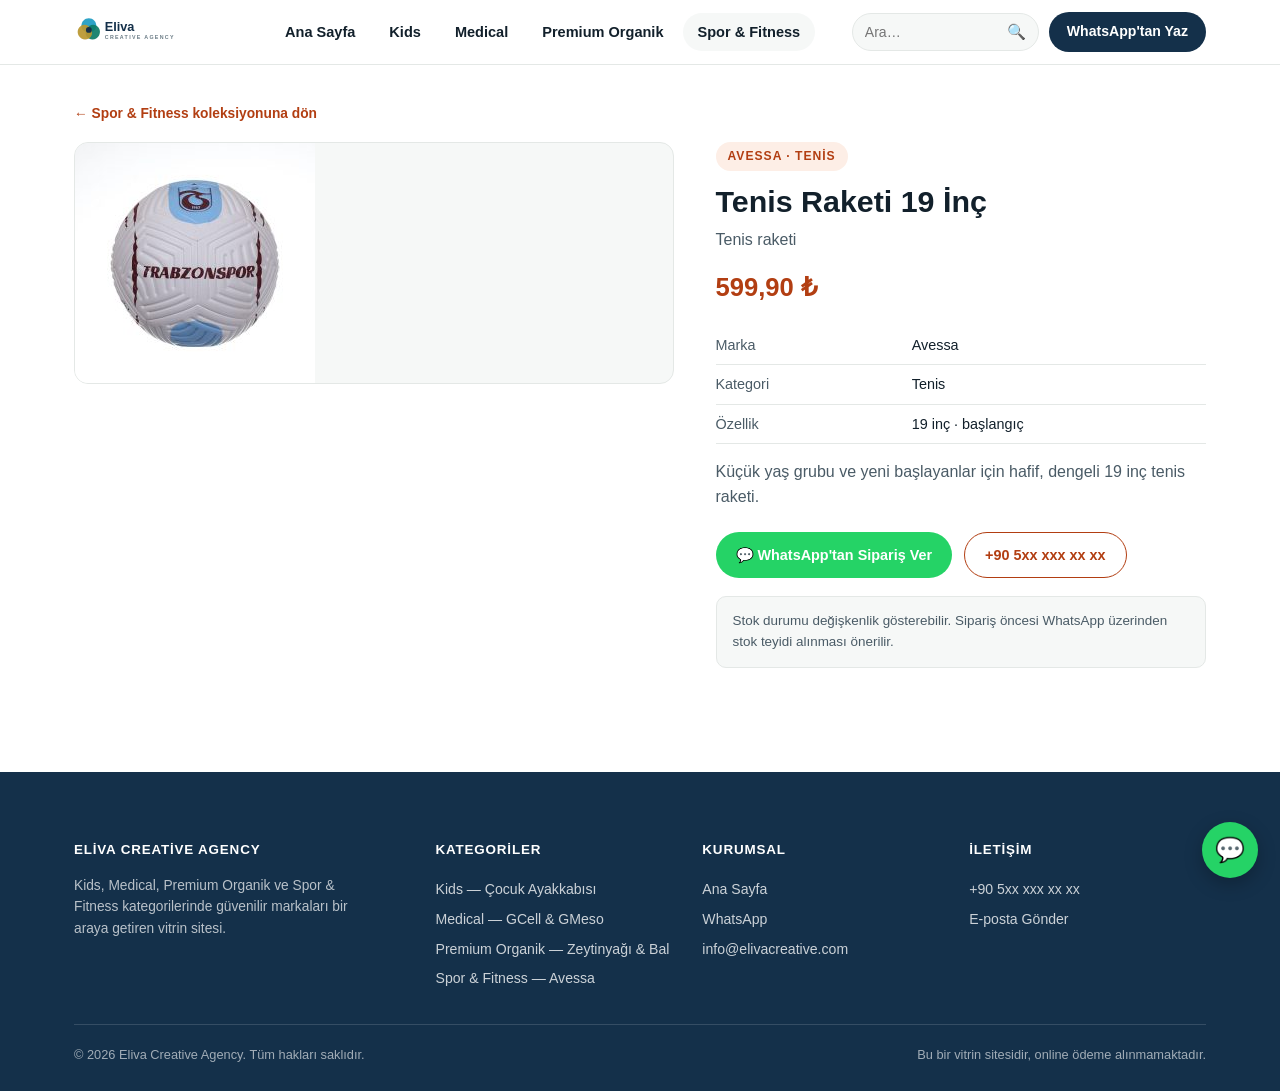
<file: product-spor.html>
<!DOCTYPE html>
<html lang="tr">
<head>
<meta charset="UTF-8">
<meta name="viewport" content="width=device-width, initial-scale=1.0">
<title id="page-title">Ürün Detayı | Spor &amp; Fitness</title>
<link rel="icon" href="assets/img/mark.svg" type="image/svg+xml">
<link rel="stylesheet" href="assets/style.css">
</head>
<body>

<header class="site-header">
  <div class="nav-wrap">
    <a href="index.html" class="logo"><img src="assets/img/logo.svg" alt="Eliva Creative Agency" height="34"></a>
    <nav class="main-nav" id="main-nav">
      <a href="index.html">Ana Sayfa</a>
      <a href="kids.html">Kids</a>
      <a href="medical.html">Medical</a>
      <a href="premium.html">Premium Organik</a>
      <a href="spor.html" class="active">Spor &amp; Fitness</a>
    </nav>
    <div class="nav-right">
      <a class="nav-cta" href="#" data-wa-generic target="_blank" rel="noopener">WhatsApp'tan Yaz</a>
      <button class="hamburger" aria-label="Menü" id="hamburger"><span></span><span></span><span></span></button>
    </div>
  </div>
  <nav class="nav-drawer" id="nav-drawer">
    <a href="index.html">Ana Sayfa</a>
    <a href="kids.html">Kids</a>
    <a href="medical.html">Medical</a>
    <a href="premium.html">Premium Organik</a>
    <a href="spor.html" class="active">Spor &amp; Fitness</a>
    <a href="#" class="drawer-cta" data-wa-generic target="_blank" rel="noopener">💬 WhatsApp'tan Yaz</a>
  </nav>
</header>

<section class="section" style="padding-top:36px;">
  <div class="container">
    <a href="spor.html" class="back-link" style="color:var(--spor-dark);">← Spor &amp; Fitness koleksiyonuna dön</a>
    <div id="detail-root"></div>
  </div>
</section>

<footer class="site-footer" id="footer-placeholder"></footer>
<a class="wa-float" href="#" data-wa-generic target="_blank" rel="noopener" title="WhatsApp'tan yazın">💬</a>

<script src="assets/config.js"></script>
<script src="assets/data-spor.js"></script>
<script src="assets/main.js"></script>
<script src="assets/footer.js"></script>
<script>
  const id = qs("id");
  const p = SPOR_PRODUCTS.find(x => x.id === id) || SPOR_PRODUCTS[0];
  document.getElementById("page-title").textContent = p.name + " | Spor & Fitness";

  document.getElementById("detail-root").innerHTML = `
    <div class="detail-wrap">
      <div class="detail-img">${p.image
        ? `<img src="${p.image}" alt="${p.name}">`
        : `<div class="emoji-thumb spor-thumb" style="aspect-ratio:1/1;font-size:5rem;">${p.icon}</div>`}</div>
      <div class="detail-panel">
        <span class="fam-tag" style="background:var(--spor-bg); color:var(--spor-dark);">${p.brand} · ${SPOR_CATEGORIES[p.category]}</span>
        <h1>${p.name}</h1>
        <p class="muted">${p.tag}</p>
        <div class="detail-price" style="color:var(--spor-dark);">${formatTRY(p.price)}</div>

        <table class="spec-table">
          <tr><td>Marka</td><td>${p.brand}</td></tr>
          <tr><td>Kategori</td><td>${SPOR_CATEGORIES[p.category]}</td></tr>
          <tr><td>Özellik</td><td>${p.spec}</td></tr>
        </table>

        <p style="margin-top:16px;">${p.desc}</p>

        <div class="action-row">
          <a class="btn btn-whatsapp" id="wa-order" target="_blank" rel="noopener">💬 WhatsApp'tan Sipariş Ver</a>
          <a class="btn btn-outline" style="color:var(--spor-dark);" data-tel data-tel-text>Telefonla Ara</a>
        </div>

        <div class="note-box">Stok durumu değişkenlik gösterebilir. Sipariş öncesi WhatsApp üzerinden stok teyidi alınması önerilir.</div>
      </div>
    </div>
  `;

  document.getElementById("wa-order").href = waLink(SITE_CONFIG.waMessage(p.name));
</script>
</body>
</html>
</file>
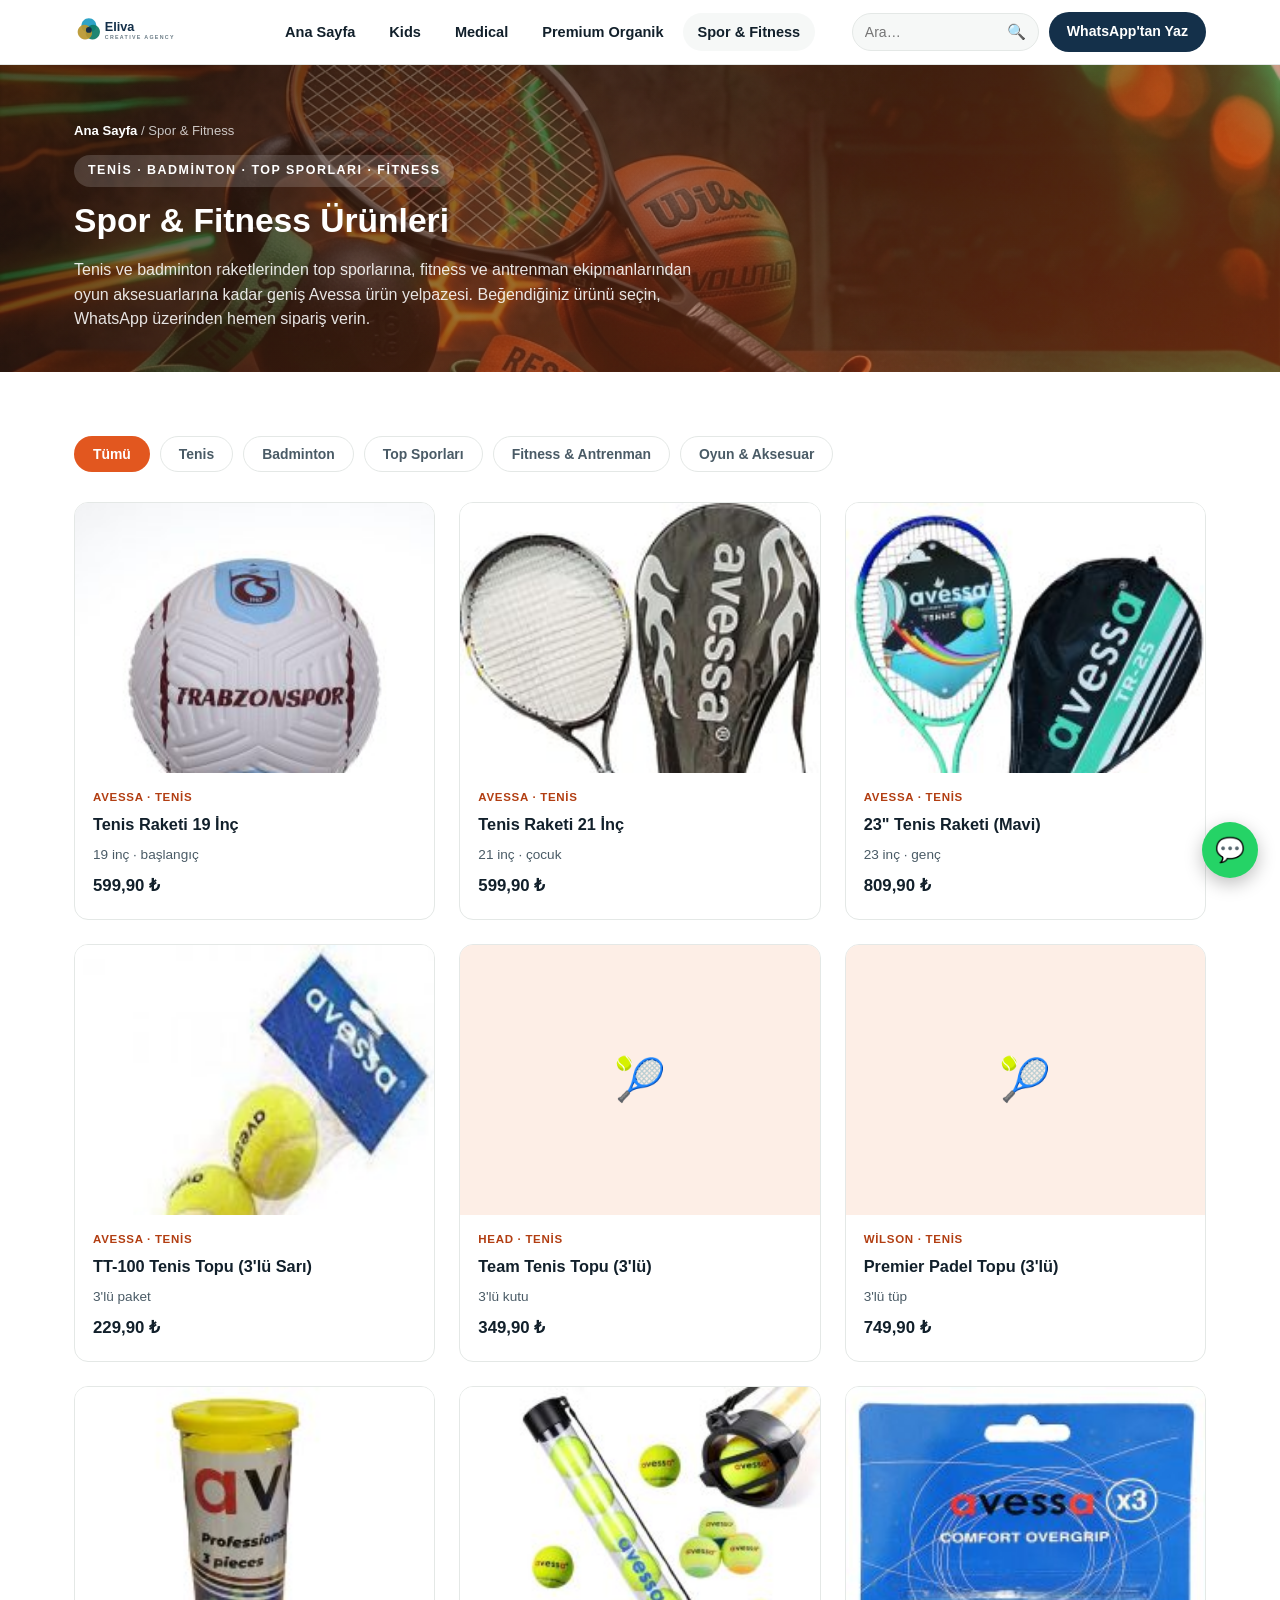
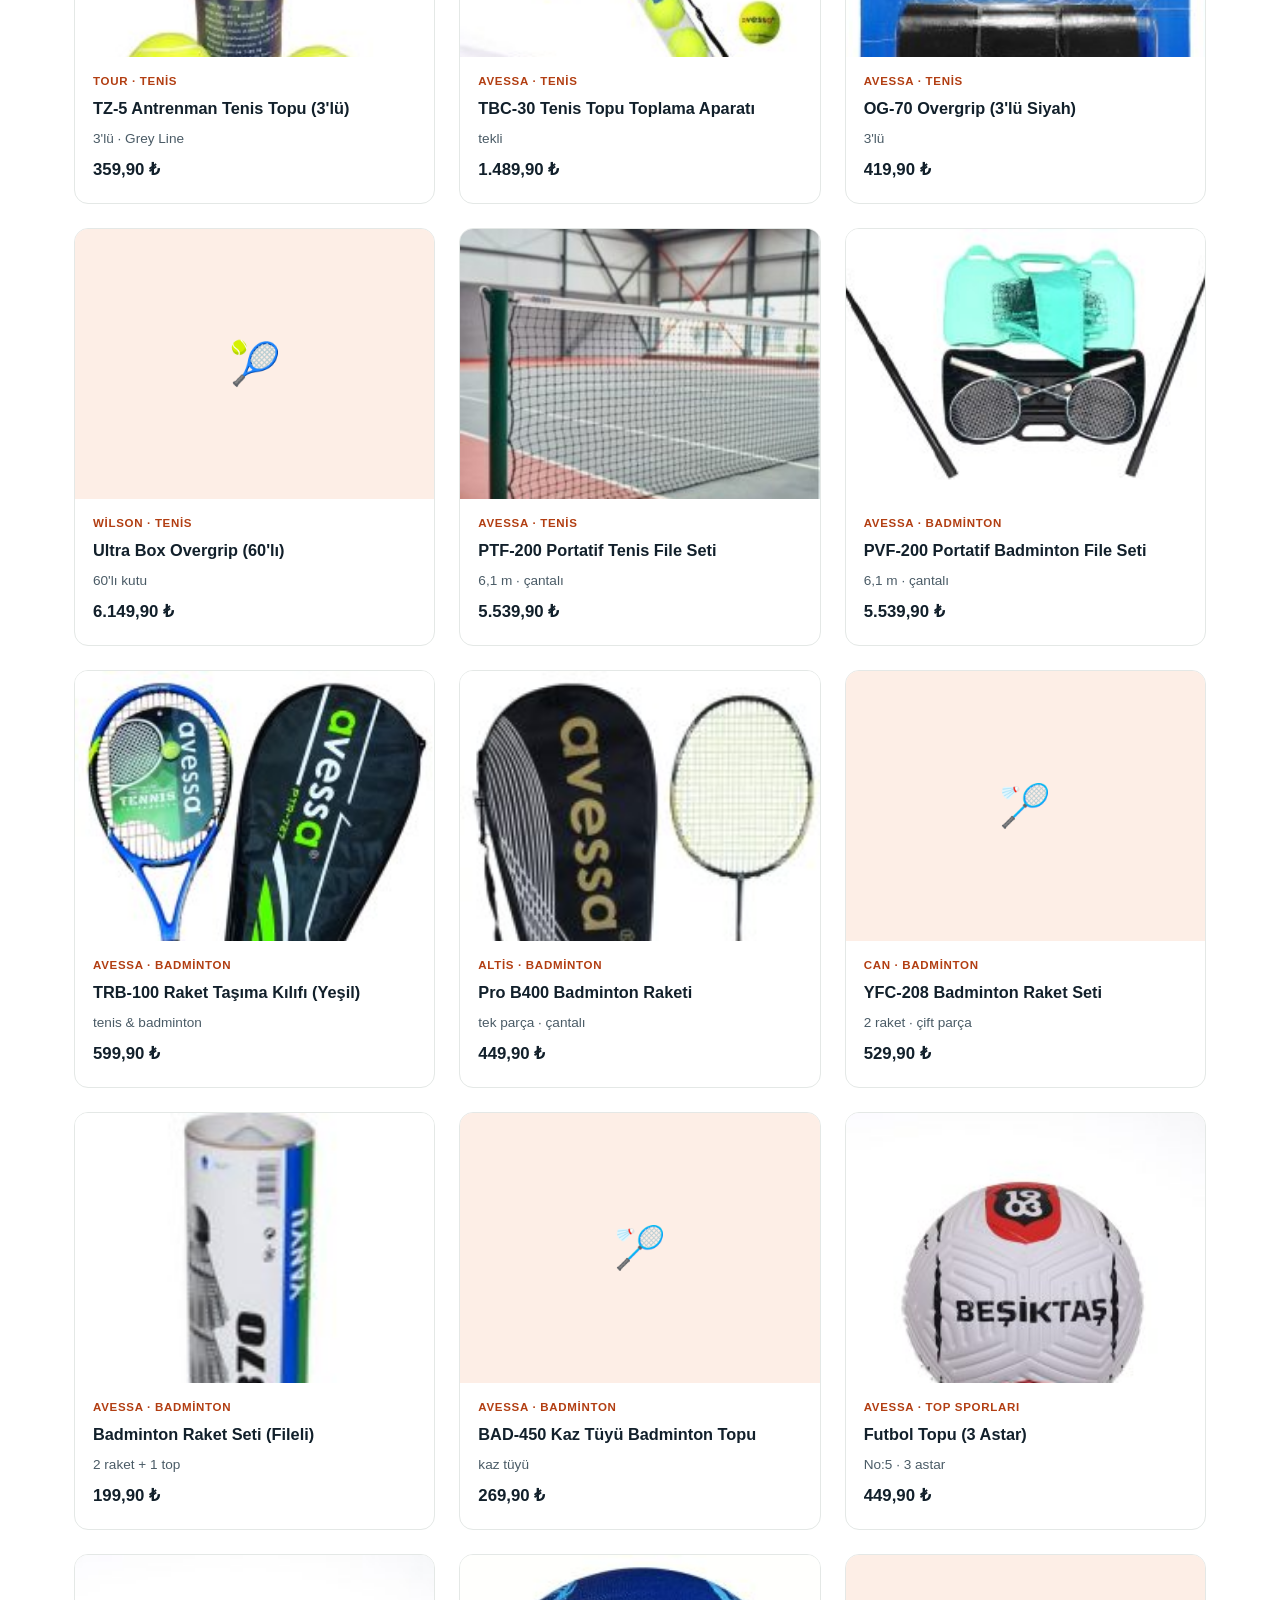
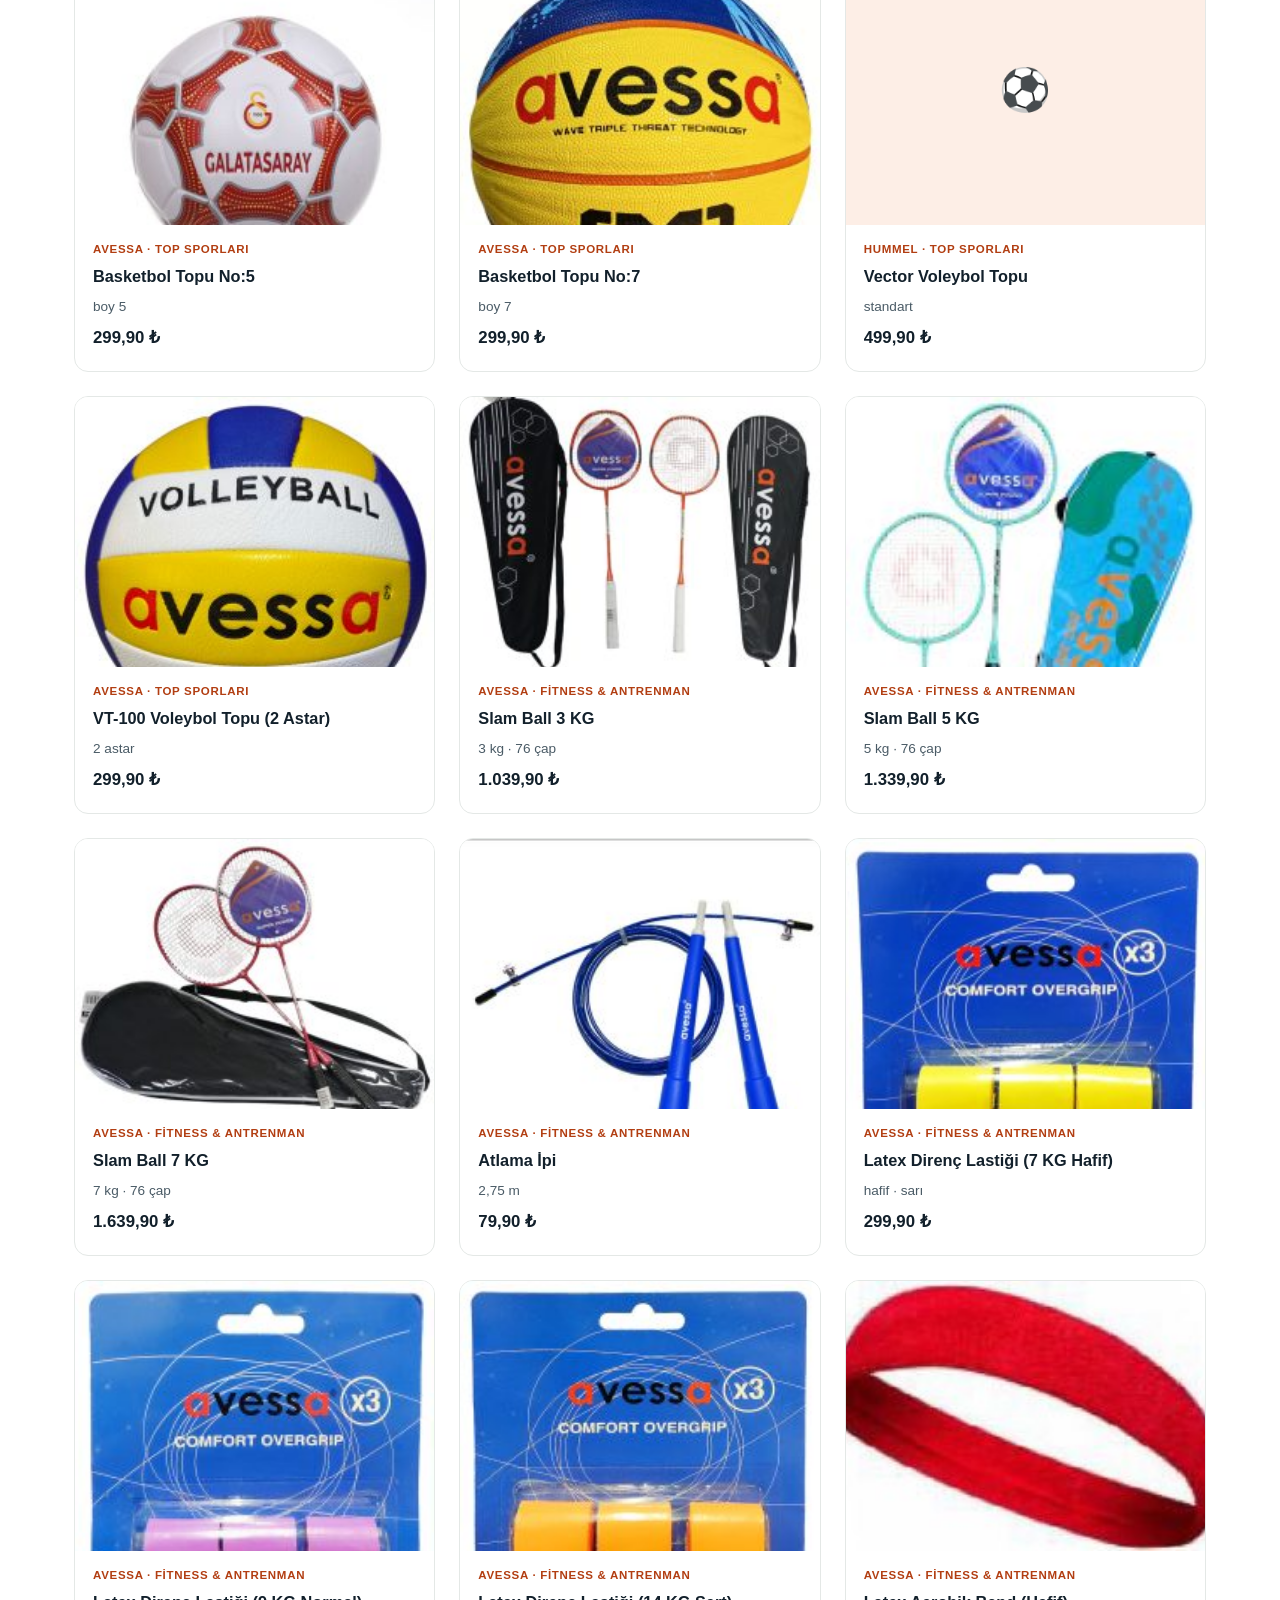
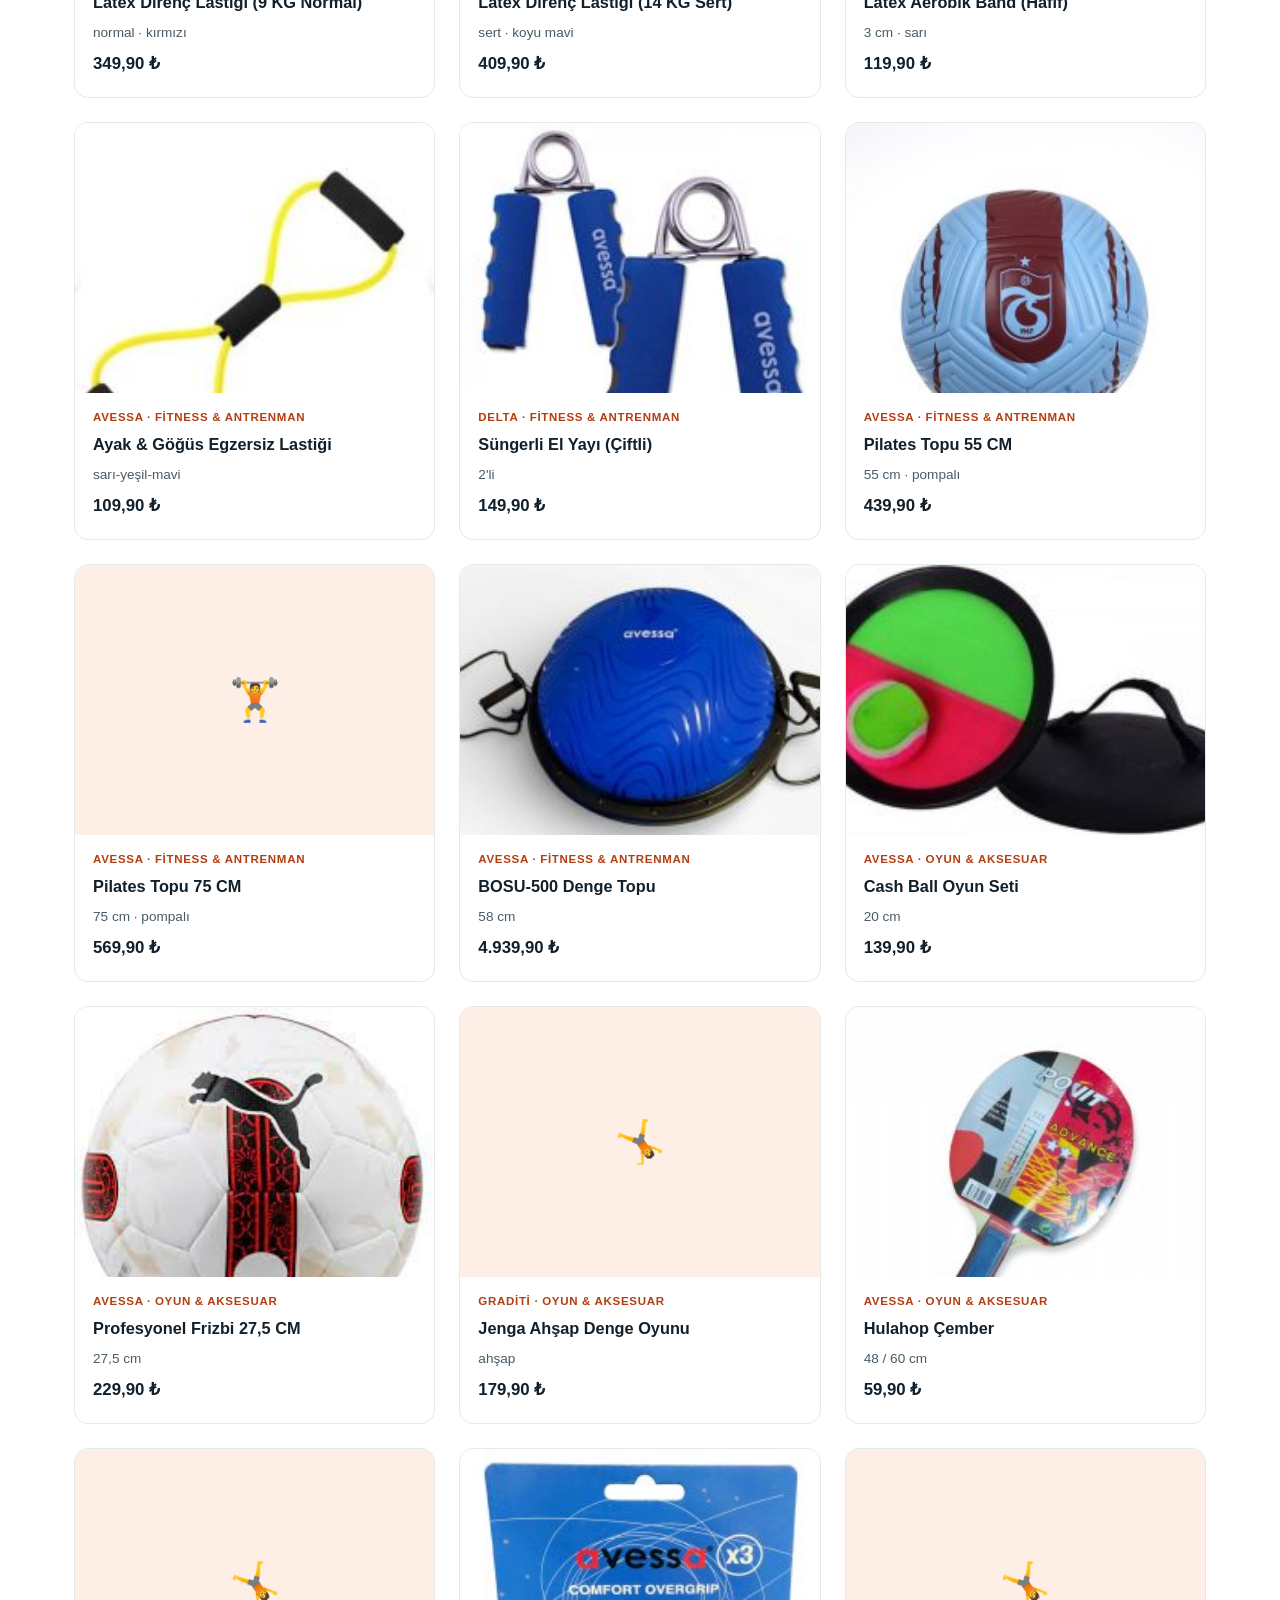
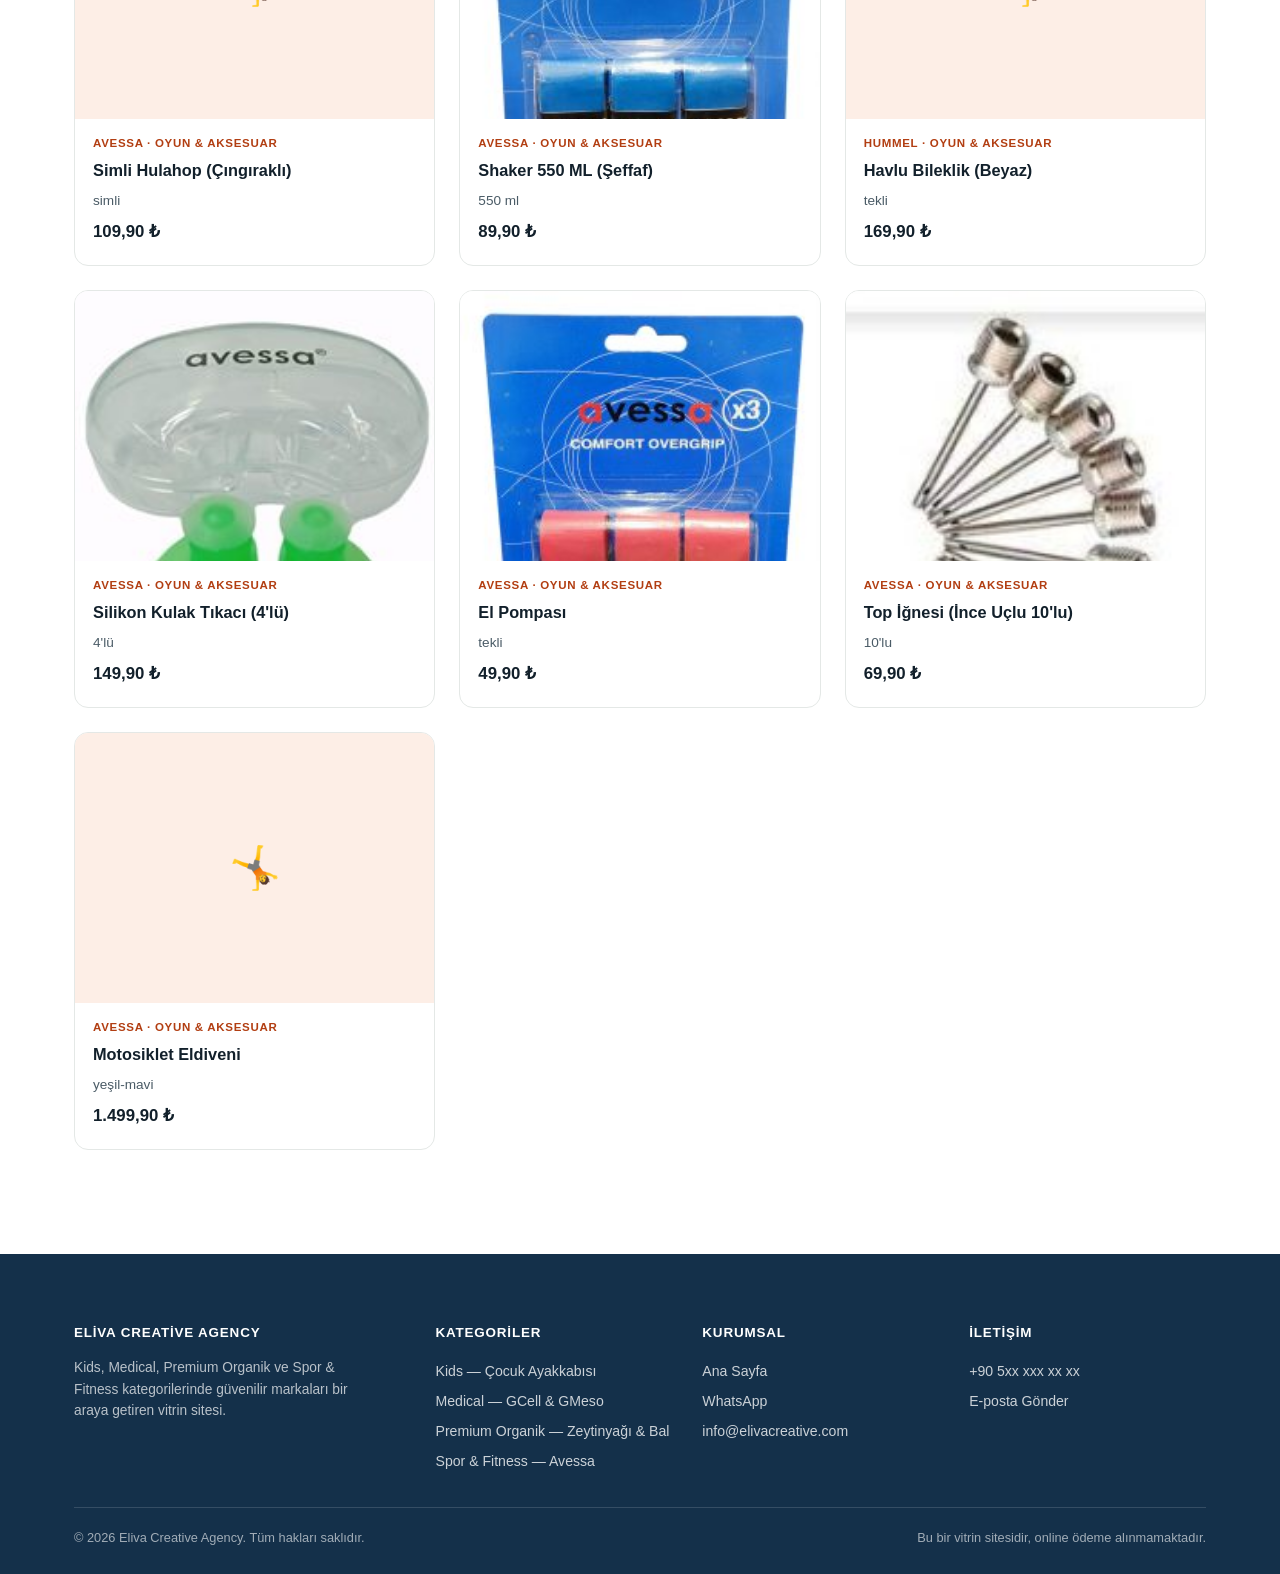
<file: spor.html>
<!DOCTYPE html>
<html lang="tr">
<head>
<meta charset="UTF-8">
<meta name="viewport" content="width=device-width, initial-scale=1.0">
<title>Spor &amp; Fitness | Eliva Creative Agency</title>
<meta name="description" content="Tenis, badminton, top sporları, fitness ve antrenman ekipmanları. Avessa spor ürünleri — WhatsApp'tan hemen sipariş verin.">
<link rel="icon" href="assets/img/mark.svg" type="image/svg+xml">
<link rel="stylesheet" href="assets/style.css">
</head>
<body>

<header class="site-header">
  <div class="nav-wrap">
    <a href="index.html" class="logo"><img src="assets/img/logo.svg" alt="Eliva Creative Agency" height="34"></a>
    <nav class="main-nav" id="main-nav">
      <a href="index.html">Ana Sayfa</a>
      <a href="kids.html">Kids</a>
      <a href="medical.html">Medical</a>
      <a href="premium.html">Premium Organik</a>
      <a href="spor.html" class="active">Spor &amp; Fitness</a>
    </nav>
    <div class="nav-right">
      <a class="nav-cta" href="#" data-wa-generic target="_blank" rel="noopener">WhatsApp'tan Yaz</a>
      <button class="hamburger" aria-label="Menü" id="hamburger"><span></span><span></span><span></span></button>
    </div>
  </div>
  <nav class="nav-drawer" id="nav-drawer">
    <a href="index.html">Ana Sayfa</a>
    <a href="kids.html">Kids</a>
    <a href="medical.html">Medical</a>
    <a href="premium.html">Premium Organik</a>
    <a href="spor.html" class="active">Spor &amp; Fitness</a>
    <a href="#" class="drawer-cta" data-wa-generic target="_blank" rel="noopener">💬 WhatsApp'tan Yaz</a>
  </nav>
</header>

<section class="page-hero spor">
  <div class="container">
    <div class="breadcrumb"><a href="index.html">Ana Sayfa</a> / Spor &amp; Fitness</div>
    <span class="eyebrow">Tenis · Badminton · Top Sporları · Fitness</span>
    <h1>Spor &amp; Fitness Ürünleri</h1>
    <p>Tenis ve badminton raketlerinden top sporlarına, fitness ve antrenman ekipmanlarından oyun aksesuarlarına kadar geniş Avessa ürün yelpazesi. Beğendiğiniz ürünü seçin, WhatsApp üzerinden hemen sipariş verin.</p>
  </div>
</section>

<section class="section">
  <div class="container">
    <div class="tab-row" id="tabs" style="--accent:var(--spor);">
      <button class="tab-btn active" data-cat="all">Tümü</button>
      <button class="tab-btn" data-cat="tenis">Tenis</button>
      <button class="tab-btn" data-cat="badminton">Badminton</button>
      <button class="tab-btn" data-cat="top-sporlari">Top Sporları</button>
      <button class="tab-btn" data-cat="fitness">Fitness &amp; Antrenman</button>
      <button class="tab-btn" data-cat="oyun">Oyun &amp; Aksesuar</button>
    </div>
    <div class="product-grid" id="spor-grid"></div>
  </div>
</section>

<footer class="site-footer" id="footer-placeholder"></footer>
<a class="wa-float" href="#" data-wa-generic target="_blank" rel="noopener" title="WhatsApp'tan yazın">💬</a>

<script src="assets/config.js"></script>
<script src="assets/data-spor.js"></script>
<script src="assets/main.js"></script>
<script src="assets/footer.js"></script>
<script>
  const grid = document.getElementById("spor-grid");

  function cardHtml(p) {
    return `
    <a class="product-card" href="product-spor.html?id=${p.id}">
      <div class="thumb">${p.image
        ? `<img src="${p.image}" alt="${p.name}" loading="lazy" onerror="this.outerHTML='<div class=\\'emoji-thumb spor-thumb\\'>${p.icon}</div>'">`
        : `<div class="emoji-thumb spor-thumb">${p.icon}</div>`}</div>
      <div class="body">
        <span class="fam" style="color:var(--spor-dark);">${p.brand} · ${SPOR_CATEGORIES[p.category]}</span>
        <h4>${p.name}</h4>
        <p class="desc">${p.spec}</p>
        <div class="price">${formatTRY(p.price)}</div>
      </div>
    </a>`;
  }

  function render(cat) {
    const list = cat === "all" ? SPOR_PRODUCTS : SPOR_PRODUCTS.filter(p => p.category === cat);
    grid.innerHTML = list.map(cardHtml).join("");
  }
  render("all");

  document.getElementById("tabs").addEventListener("click", (e) => {
    const btn = e.target.closest(".tab-btn");
    if (!btn) return;
    document.querySelectorAll(".tab-btn").forEach(b => b.classList.remove("active"));
    btn.classList.add("active");
    render(btn.dataset.cat);
  });
</script>
</body>
</html>
</file>
<file: assets/style.css>
/* ============================================================
   TEMEL DEĞİŞKENLER
============================================================ */
:root {
  --ink: #12202b;
  --ink-soft: #4a5b66;
  --bg: #ffffff;
  --bg-soft: #f6f8f7;
  --border: #e4e8e6;
  --radius: 14px;
  --shadow: 0 4px 18px rgba(18, 32, 43, 0.07);
  --shadow-hover: 0 10px 28px rgba(18, 32, 43, 0.12);

  /* Ana marka rengi (logo gelene kadar nötr lacivert) */
  --brand: #14304a;
  --brand-light: #1f4a70;

  /* Kategori aksan renkleri */
  --kids: #2ea3c7;
  --kids-dark: #1c7996;
  --kids-bg: #eaf7fb;

  --medical: #0e7c66;
  --medical-dark: #0a5b4b;
  --medical-bg: #eaf6f2;

  --premium: #7a6a2f;
  --premium-dark: #5c4f22;
  --premium-bg: #faf6e8;

  --spor: #e2571f;
  --spor-dark: #b23e12;
  --spor-bg: #fdeee6;
}

* { box-sizing: border-box; }
html { scroll-behavior: smooth; }
body {
  margin: 0;
  font-family: "Segoe UI", -apple-system, BlinkMacSystemFont, "Helvetica Neue", Arial, sans-serif;
  color: var(--ink);
  background: var(--bg);
  line-height: 1.55;
}
img { max-width: 100%; display: block; }
a { text-decoration: none; color: inherit; }
h1, h2, h3, h4 { margin: 0 0 .5em; line-height: 1.2; font-weight: 700; }
p { margin: 0 0 1em; color: var(--ink-soft); }
ul { padding-left: 1.1em; color: var(--ink-soft); }
.container { max-width: 1180px; margin: 0 auto; padding: 0 24px; }
.section { padding: 64px 0; }
.section-tight { padding: 40px 0; }
.center { text-align: center; }
.muted { color: var(--ink-soft); }
.eyebrow {
  display: inline-block;
  font-size: .78rem;
  font-weight: 700;
  letter-spacing: .12em;
  text-transform: uppercase;
  padding: 6px 14px;
  border-radius: 999px;
  margin-bottom: 14px;
}

/* ============================================================
   HEADER / NAV
============================================================ */
.site-header {
  position: sticky;
  top: 0;
  z-index: 100;
  background: rgba(255,255,255,.97);
  backdrop-filter: blur(8px);
  border-bottom: 1px solid var(--border);
}
.nav-wrap {
  max-width: 1180px;
  margin: 0 auto;
  padding: 0 24px;
  height: 64px;
  display: flex;
  align-items: center;
  justify-content: space-between;
  gap: 16px;
}
.logo {
  display: flex;
  align-items: center;
  flex-shrink: 0;
}
.logo img { display: block; height: 34px; width: auto; }

/* Desktop nav */
.main-nav {
  display: flex;
  gap: 4px;
  align-items: center;
  flex: 1;
  justify-content: center;
}
.main-nav a {
  padding: 8px 15px;
  border-radius: 999px;
  font-weight: 600;
  font-size: .91rem;
  color: var(--ink);
  white-space: nowrap;
  transition: background .15s, color .15s;
}
.main-nav a:hover, .main-nav a.active { background: var(--bg-soft); }

.nav-right {
  display: flex;
  align-items: center;
  gap: 10px;
  flex-shrink: 0;
}
.nav-cta {
  background: var(--brand);
  color: #fff !important;
  padding: 9px 18px;
  border-radius: 999px;
  font-weight: 700;
  font-size: .88rem;
  white-space: nowrap;
}

/* Hamburger — hidden on desktop */
.hamburger {
  display: none;
  background: none;
  border: none;
  cursor: pointer;
  padding: 8px;
  flex-direction: column;
  justify-content: center;
  gap: 5px;
  width: 40px;
  height: 40px;
  border-radius: 8px;
  transition: background .15s;
}
.hamburger:hover { background: var(--bg-soft); }
.hamburger span {
  display: block;
  width: 22px;
  height: 2px;
  background: var(--ink);
  border-radius: 2px;
  transition: transform .25s, opacity .2s, width .2s;
}
.hamburger.active span:nth-child(1) { transform: translateY(7px) rotate(45deg); }
.hamburger.active span:nth-child(2) { opacity: 0; width: 0; }
.hamburger.active span:nth-child(3) { transform: translateY(-7px) rotate(-45deg); }

/* Mobile nav drawer */
.nav-drawer {
  display: none;
  flex-direction: column;
  padding: 12px 20px 20px;
  border-top: 1px solid var(--border);
  background: #fff;
  gap: 4px;
}
.nav-drawer.open { display: flex; }
.nav-drawer a {
  padding: 12px 16px;
  border-radius: var(--radius);
  font-weight: 600;
  font-size: 1rem;
  color: var(--ink);
  transition: background .15s;
}
.nav-drawer a:hover, .nav-drawer a.active { background: var(--bg-soft); }
.nav-drawer .drawer-cta {
  margin-top: 8px;
  background: var(--brand);
  color: #fff;
  text-align: center;
  padding: 13px 16px;
  border-radius: 999px;
}
.nav-drawer .drawer-cta:hover { background: var(--brand-light); }

/* ============================================================
   HERO
============================================================ */
.hero {
  background: linear-gradient(160deg, rgba(20,48,74,0.75) 0%, rgba(31,74,112,0.75) 100%), url('img/bg/hero-home.jpg') center/cover no-repeat;
  color: #fff;
  padding: 84px 0 72px;
}
.hero h1 { font-size: 2.5rem; max-width: 760px; }
.hero p.lead { color: rgba(255,255,255,.85); font-size: 1.12rem; max-width: 620px; }
.hero-badges { display: flex; gap: 10px; flex-wrap: wrap; margin-top: 22px; }
.hero-badges span, .hero-badges a {
  background: rgba(255,255,255,.12);
  border: 1px solid rgba(255,255,255,.25);
  padding: 6px 14px;
  border-radius: 999px;
  font-size: .82rem;
  font-weight: 600;
  display: inline-block;
  transition: background .15s, border-color .15s, transform .15s;
}
.hero-badges a:hover {
  background: rgba(255,255,255,.24);
  border-color: rgba(255,255,255,.45);
  transform: translateY(-1px);
}

/* ============================================================
   KATEGORİ KARTLARI (ANA SAYFA)
============================================================ */
.cat-grid {
  display: grid;
  grid-template-columns: repeat(4, 1fr);
  gap: 22px;
  margin-top: -40px;
  position: relative;
  z-index: 2;
}
@media (max-width: 1000px) { .cat-grid { grid-template-columns: repeat(2, 1fr); margin-top: 24px; } }
@media (max-width: 560px) { .cat-grid { grid-template-columns: 1fr; } }

.cat-card {
  background: #fff;
  border-radius: var(--radius);
  box-shadow: var(--shadow);
  overflow: hidden;
  display: flex;
  flex-direction: column;
  transition: transform .18s, box-shadow .18s;
  border: 1px solid var(--border);
}
.cat-card:hover { transform: translateY(-4px); box-shadow: var(--shadow-hover); }
.cat-card .cat-top { padding: 26px 26px 0; height: 165px; display: flex; flex-direction: column; }
.cat-card .cat-tag {
  display: inline-block;
  font-size: .74rem;
  font-weight: 800;
  letter-spacing: .1em;
  text-transform: uppercase;
  padding: 5px 12px;
  border-radius: 999px;
  margin-bottom: 14px;
}
.cat-card.kids .cat-tag { background: var(--kids-bg); color: var(--kids-dark); }
.cat-card.medical .cat-tag { background: var(--medical-bg); color: var(--medical-dark); }
.cat-card.premium .cat-tag { background: var(--premium-bg); color: var(--premium-dark); }
.cat-card.spor .cat-tag { background: var(--spor-bg); color: var(--spor-dark); }
.cat-card h3 { font-size: 1.4rem; }
.cat-card .cat-img { height: 190px; overflow: hidden; margin-top: 18px; background: var(--bg-soft); }
.cat-card .cat-img img { width: 100%; height: 100%; object-fit: cover; }
.cat-card .cat-body { padding: 20px 26px 26px; display: flex; flex-direction: column; gap: 14px; flex: 1; }
.cat-card .cat-body .btn { margin-top: auto; }

.btn {
  display: inline-flex;
  align-items: center;
  justify-content: center;
  gap: 8px;
  padding: 11px 20px;
  border-radius: 999px;
  font-weight: 700;
  font-size: .9rem;
  border: none;
  cursor: pointer;
  transition: opacity .15s, transform .15s;
}
.btn:hover { opacity: .88; }
.btn-block { width: 100%; }
.btn-kids { background: var(--kids); color: #fff; }
.btn-medical { background: var(--medical); color: #fff; }
.btn-premium { background: var(--premium); color: #fff; }
.btn-spor { background: var(--spor); color: #fff; }
.btn-brand { background: var(--brand); color: #fff; }
.btn-outline { background: transparent; border: 1.5px solid currentColor; }
.btn-whatsapp { background: #25D366; color: #fff; }
.btn-ghost { background: var(--bg-soft); color: var(--ink); }

/* ============================================================
   NEDEN BİZ / ÖZELLİK ŞERİDİ
============================================================ */
.feature-strip {
  display: grid;
  grid-template-columns: repeat(4, 1fr);
  gap: 20px;
}
@media (max-width: 800px) { .feature-strip { grid-template-columns: repeat(2, 1fr); } }
.feature-strip .f {
  padding: 22px;
  background: var(--bg-soft);
  border-radius: var(--radius);
  border: 1px solid var(--border);
}
.feature-strip .f h4 { font-size: .98rem; margin-bottom: 6px; }
.feature-strip .f p { font-size: .87rem; margin: 0; }

/* ============================================================
   KATEGORİ SAYFA BAŞLIĞI
============================================================ */
.page-hero {
  padding: 56px 0 40px;
  color: #fff;
}
.page-hero.kids { background: linear-gradient(140deg, rgba(28,121,150,0.75), rgba(46,163,199,0.75)), url('img/bg/hero-kids.jpg') center/cover no-repeat; }
.page-hero.medical { background: linear-gradient(140deg, rgba(10,91,75,0.75), rgba(14,124,102,0.75)), url('img/bg/hero-medical.jpg') center/cover no-repeat; }
.page-hero.premium { background: linear-gradient(140deg, rgba(18, 16, 12, 0.7), rgba(0, 0, 0, 0.25)), url('img/bg/hero-premium.jpg') center/cover no-repeat; }
.page-hero.spor { background: linear-gradient(140deg, rgba(20, 16, 15, 0.75), rgba(226, 87, 31, 0.45)), url('img/bg/hero-spor.png') center/cover no-repeat; }
.page-hero .eyebrow { background: rgba(255,255,255,.16); color: #fff; }
.page-hero h1 { font-size: 2.1rem; max-width: 700px; }
.page-hero p { color: rgba(255,255,255,.88); max-width: 620px; margin-bottom: 0; }
.breadcrumb { font-size: .82rem; color: rgba(255,255,255,.75); margin-bottom: 14px; }
.breadcrumb a { color: #fff; font-weight: 600; }

/* ============================================================
   ÜRÜN GRID / KART
============================================================ */
.product-grid {
  display: grid;
  grid-template-columns: repeat(3, 1fr);
  gap: 24px;
}
@media (max-width: 920px) { .product-grid { grid-template-columns: repeat(2, 1fr); } }
@media (max-width: 600px) { .product-grid { grid-template-columns: 1fr; } }

.product-card {
  background: #fff;
  border: 1px solid var(--border);
  border-radius: var(--radius);
  overflow: hidden;
  display: flex;
  flex-direction: column;
  transition: transform .16s, box-shadow .16s;
}
.product-card:hover { transform: translateY(-3px); box-shadow: var(--shadow); }
.product-card .thumb {
  aspect-ratio: 4 / 3;
  background: var(--bg-soft);
  overflow: hidden;
}
.product-card .thumb img { width: 100%; height: 100%; object-fit: cover; object-position: top; }
.product-card .body { padding: 16px 18px 20px; display: flex; flex-direction: column; gap: 8px; flex: 1; }
.product-card .body .fam { font-size: .72rem; font-weight: 700; letter-spacing: .06em; text-transform: uppercase; }
.product-card h4 { font-size: 1.02rem; margin-bottom: 2px; }
.product-card .price { font-weight: 800; font-size: 1.05rem; margin-top: auto; }
.product-card .desc { font-size: .85rem; margin: 0; }
.swatches { display: flex; gap: 5px; flex-wrap: wrap; margin: 2px 0; }
.swatch { width: 15px; height: 15px; border-radius: 50%; border: 1px solid rgba(0,0,0,.15); }

/* ============================================================
   ÜRÜN DETAY
============================================================ */
.detail-wrap {
  display: grid;
  grid-template-columns: 1.1fr .9fr;
  gap: 42px;
  align-items: flex-start;
}
@media (max-width: 880px) { .detail-wrap { grid-template-columns: 1fr; } }
.detail-img { border-radius: var(--radius); overflow: hidden; border: 1px solid var(--border); background: var(--bg-soft); }
.detail-panel .fam-tag {
  display: inline-block; font-size: .76rem; font-weight: 800; text-transform: uppercase;
  letter-spacing: .08em; padding: 5px 12px; border-radius: 999px; margin-bottom: 12px;
}
.detail-panel h1 { font-size: 1.9rem; margin-bottom: 8px; }
.detail-price { font-size: 1.6rem; font-weight: 800; margin: 10px 0 18px; }
.detail-price .unit { font-size: .95rem; font-weight: 600; color: var(--ink-soft); }
.opt-block { margin-bottom: 20px; }
.opt-label { font-weight: 700; font-size: .88rem; margin-bottom: 8px; display: block; }
.opt-pill {
  display: inline-flex; align-items: center; gap: 7px;
  padding: 7px 13px; border: 1.5px solid var(--border); border-radius: 999px;
  font-size: .84rem; font-weight: 600; margin: 0 8px 8px 0;
}
.spec-table { width: 100%; border-collapse: collapse; margin-top: 10px; }
.spec-table td { padding: 8px 0; border-bottom: 1px solid var(--border); font-size: .9rem; }
.spec-table td:first-child { color: var(--ink-soft); width: 40%; }
.action-row { display: flex; gap: 12px; margin-top: 22px; flex-wrap: wrap; }
.back-link { font-size: .86rem; font-weight: 700; margin-bottom: 18px; display: inline-block; }
.note-box {
  background: var(--bg-soft); border: 1px solid var(--border); border-radius: 10px;
  padding: 14px 16px; font-size: .84rem; color: var(--ink-soft); margin-top: 18px;
}

/* ============================================================
   FİLTRE / SEKME
============================================================ */
.tab-row { display: flex; gap: 10px; flex-wrap: wrap; margin-bottom: 30px; }
.tab-btn {
  padding: 9px 18px; border-radius: 999px; border: 1.5px solid var(--border);
  background: #fff; font-weight: 700; font-size: .87rem; cursor: pointer; color: var(--ink-soft);
}
.tab-btn.active { color: #fff; border-color: transparent; background: var(--accent, var(--brand)); }

/* Emoji placeholder (gorseli olmayan urunler icin) */
.emoji-thumb {
  width: 100%; height: 100%;
  display: flex; align-items: center; justify-content: center;
  font-size: 2.6rem; background: var(--bg-soft);
}
.spor-thumb { background: var(--spor-bg); }

/* ============================================================
   HEADER ARAMA KUTUSU
============================================================ */
.header-search {
  display: flex; align-items: center;
  background: var(--bg-soft);
  border: 1px solid var(--border);
  border-radius: 999px;
  overflow: hidden;
  height: 38px;
}
.header-search input {
  border: none; background: transparent; outline: none;
  padding: 0 12px; font-size: .88rem; width: 150px; color: var(--ink);
}
.header-search button {
  border: none; background: transparent; cursor: pointer;
  padding: 0 12px 0 4px; font-size: .95rem; height: 100%;
}
.header-search:focus-within { border-color: var(--brand); background: #fff; }

.drawer-search { display: flex; gap: 8px; margin-bottom: 10px; }
.drawer-search input {
  flex: 1; border: 1px solid var(--border); border-radius: 999px;
  padding: 11px 16px; font-size: .95rem; outline: none;
}
.drawer-search button {
  border: none; background: var(--brand); color: #fff;
  border-radius: 999px; padding: 0 18px; font-weight: 700; cursor: pointer;
}

/* Arama sayfasi formu */
.search-page-form { display: flex; gap: 10px; margin-top: 18px; max-width: 640px; }
.search-page-form input {
  flex: 1; border: 1.5px solid var(--border); border-radius: 999px;
  padding: 13px 20px; font-size: 1rem; outline: none;
}
.search-page-form input:focus { border-color: var(--brand); }
@media (max-width: 560px) { .search-page-form { flex-direction: column; } }

/* ============================================================
   MEDICAL — İLETİŞİM CTA
============================================================ */
.contact-block {
  background: var(--medical-bg);
  border: 1px solid #cfe9e0;
  border-radius: var(--radius);
  padding: 32px;
  display: grid;
  grid-template-columns: 1fr auto;
  gap: 24px;
  align-items: center;
}
@media (max-width: 700px) { .contact-block { grid-template-columns: 1fr; } }
.contact-actions { display: flex; gap: 12px; flex-wrap: wrap; }

.info-card {
  background: #fff url('img/bg/texture-medical.jpg') center/cover no-repeat; border: 1px solid var(--border); border-radius: var(--radius);
  padding: 24px; box-shadow: var(--shadow);
}
.two-col { display: grid; grid-template-columns: 1fr 1fr; gap: 24px; }
@media (max-width: 800px) { .two-col { grid-template-columns: 1fr; } }
.badge-row { display: flex; gap: 14px; flex-wrap: wrap; align-items: center; margin-top: 18px; }
.badge-row img { height: 64px; width: auto; }

/* ============================================================
   FOOTER
============================================================ */
.site-footer {
  background: var(--brand);
  color: rgba(255,255,255,.82);
  padding: 46px 0 26px;
  margin-top: 40px;
}
.footer-grid {
  display: grid;
  grid-template-columns: 1.4fr 1fr 1fr 1fr;
  gap: 30px;
  padding-bottom: 30px;
  border-bottom: 1px solid rgba(255,255,255,.14);
}
@media (max-width: 800px) { .footer-grid { grid-template-columns: 1fr 1fr; } }
.site-footer h5 { color: #fff; font-size: .84rem; letter-spacing: .06em; text-transform: uppercase; margin-bottom: 14px; }
.site-footer a { display: block; font-size: .88rem; padding: 4px 0; color: rgba(255,255,255,.78); }
.site-footer a:hover { color: #fff; }
.footer-bottom { padding-top: 20px; font-size: .8rem; display: flex; justify-content: space-between; flex-wrap: wrap; gap: 10px; color: rgba(255,255,255,.6); }

/* WhatsApp float button */
.wa-float {
  position: fixed; bottom: 22px; right: 22px; z-index: 60;
  background: #25D366; color: #fff; width: 56px; height: 56px; border-radius: 50%;
  display: flex; align-items: center; justify-content: center; box-shadow: 0 6px 18px rgba(0,0,0,.25);
  font-size: 1.5rem;
}

.section-head { max-width: 640px; margin-bottom: 34px; }
.section-head h2 { font-size: 1.7rem; }

.disclaimer-strip {
  background: #fff7e0; border: 1px solid #f0dfa0; border-radius: 10px;
  padding: 12px 16px; font-size: .82rem; color: #6b5a1c; margin-bottom: 28px;
}

/* ============================================================
   HAMBURGER MENU
============================================================ */
.hamburger {
  display: none;
  background: none;
  border: none;
  cursor: pointer;
  padding: 6px;
  flex-direction: column;
  gap: 5px;
  z-index: 60;
}
.hamburger span {
  display: block;
  width: 24px;
  height: 2.5px;
  background: var(--ink);
  border-radius: 2px;
  transition: transform .25s, opacity .2s;
}
.hamburger.active span:nth-child(1) { transform: translateY(7.5px) rotate(45deg); }
.hamburger.active span:nth-child(2) { opacity: 0; }
.hamburger.active span:nth-child(3) { transform: translateY(-7.5px) rotate(-45deg); }

/* ============================================================
   MOBILE RESPONSIVE FIXES
============================================================ */
@media (max-width: 768px) {
  /* Nav: hide desktop links and WhatsApp CTA from top bar — both are inside the drawer */
  .main-nav { display: none; }
  .nav-right .nav-cta { display: none; }
  .nav-right .header-search { display: none; }
  .hamburger { display: flex; }

  .hero { padding: 52px 0 44px; }
  .hero h1 { font-size: 1.7rem; }
  .hero p.lead { font-size: 1rem; }

  .page-hero { padding: 36px 0 28px; }
  .page-hero h1 { font-size: 1.5rem; }

  .cat-grid { grid-template-columns: 1fr; margin-top: 20px; }

  .feature-strip { grid-template-columns: 1fr; }

  .two-col { grid-template-columns: 1fr; }

  .detail-wrap { grid-template-columns: 1fr; gap: 24px; }

  .contact-block { grid-template-columns: 1fr; text-align: center; }
  .contact-actions { justify-content: center; }

  .footer-grid { grid-template-columns: 1fr; gap: 20px; }
  .footer-bottom { flex-direction: column; text-align: center; }

  .section { padding: 44px 0; }

  .tab-row {
    flex-wrap: nowrap;
    overflow-x: auto;
    justify-content: flex-start;
    padding: 4px 24px 12px;
    margin-left: -24px;
    margin-right: -24px;
    margin-bottom: 22px;
    -webkit-overflow-scrolling: touch;
    scrollbar-width: none;
  }
  .tab-row::-webkit-scrollbar {
    display: none;
  }
  .tab-btn {
    flex-shrink: 0;
  }

  .product-grid { grid-template-columns: 1fr 1fr; }
}

@media (max-width: 480px) {
  .product-grid { grid-template-columns: 1fr; }
  .nav-wrap { padding: 0 16px; }
  .hero h1 { font-size: 1.5rem; }
}

                            
</file>
